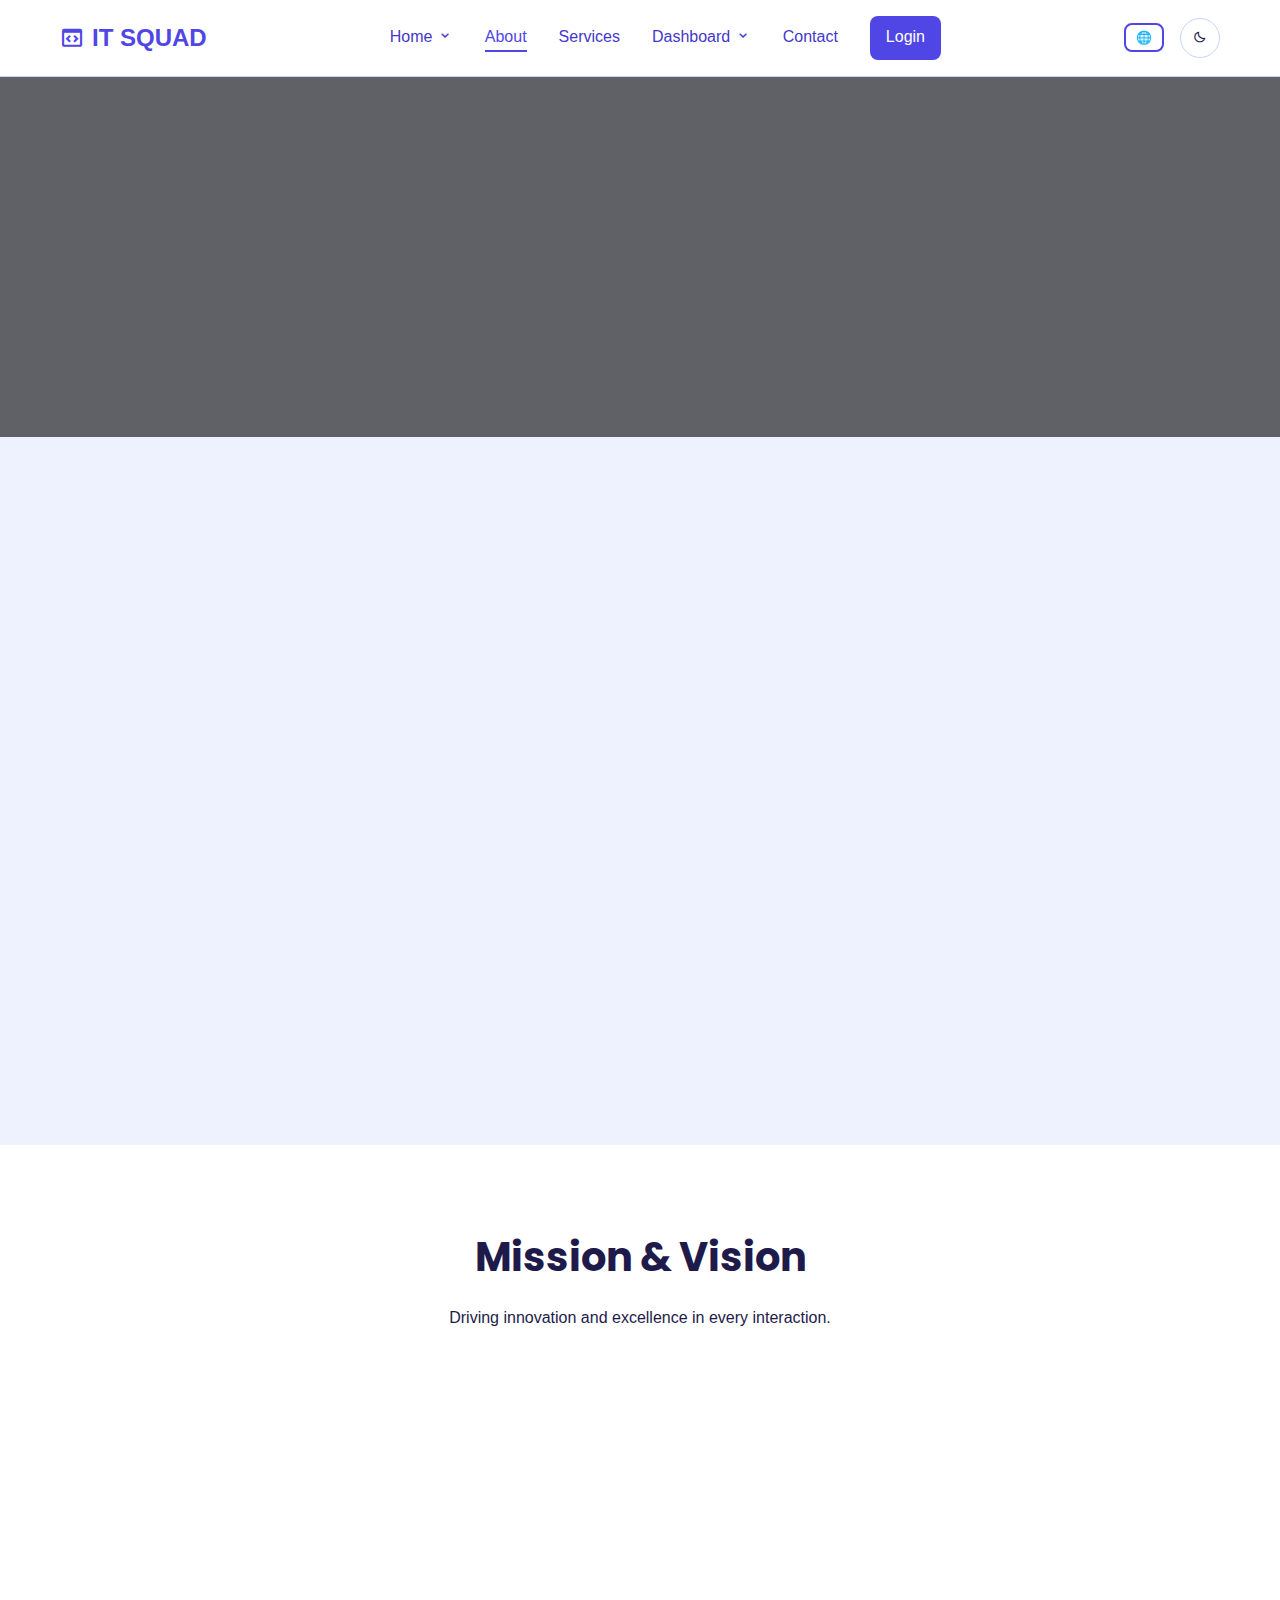
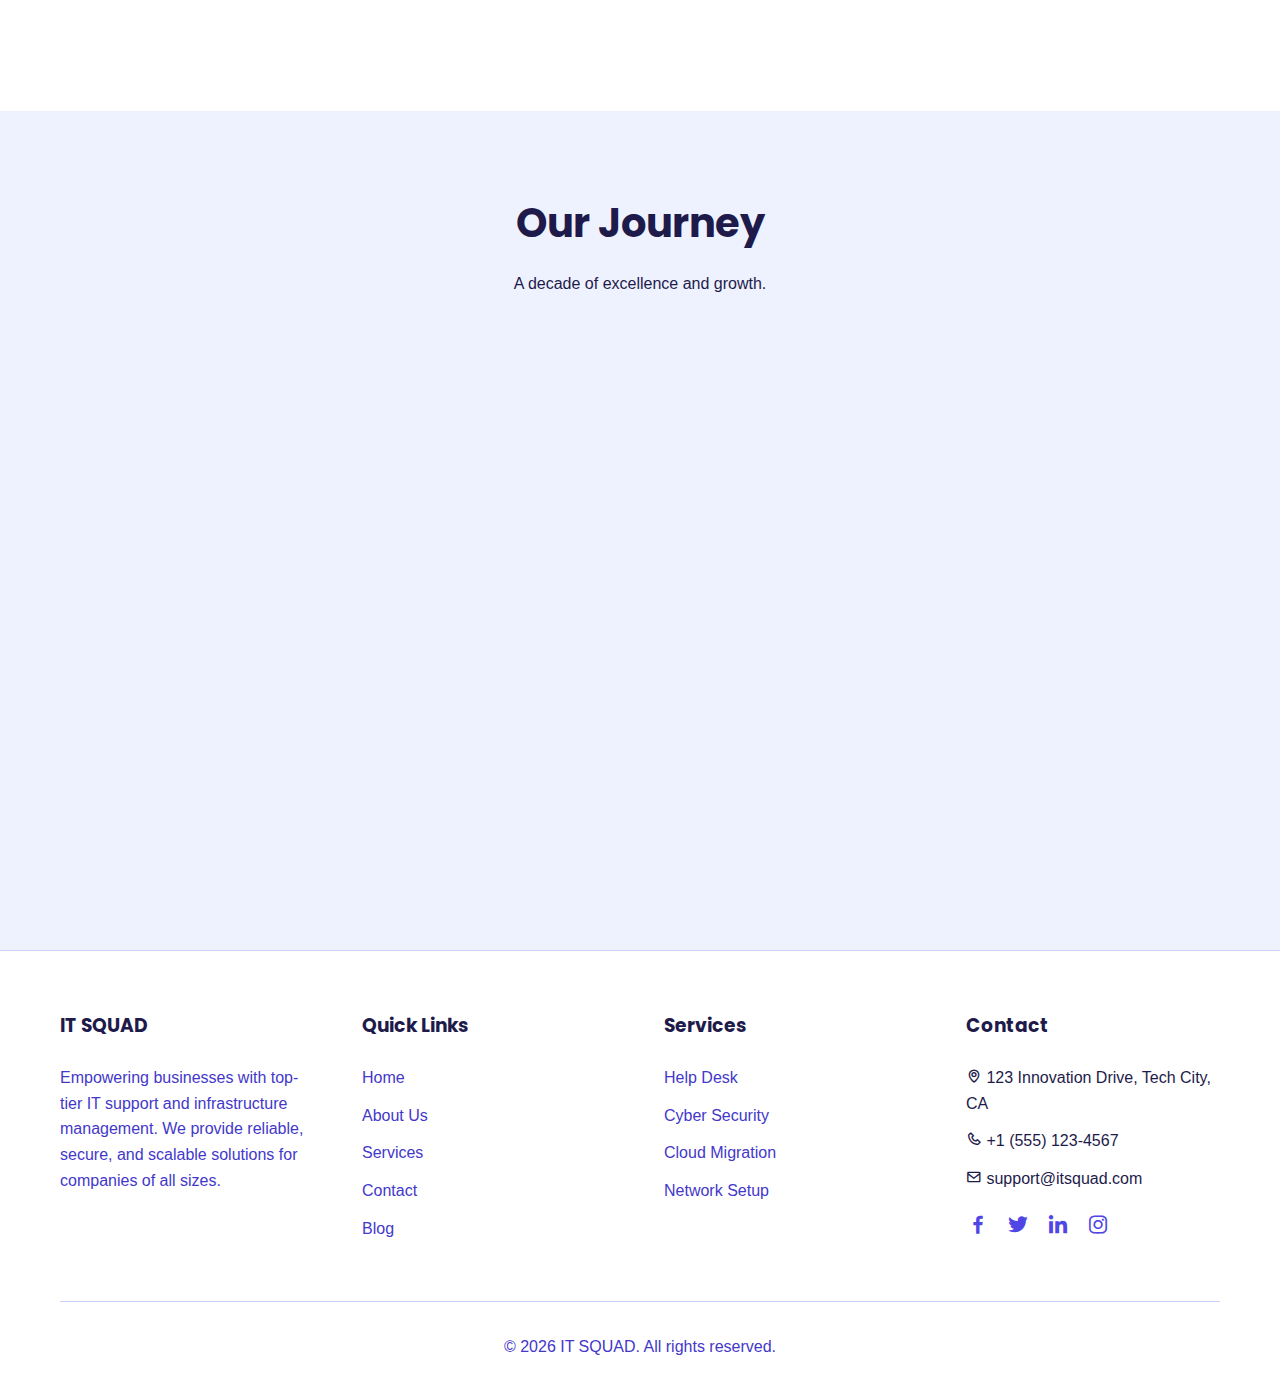
<file: about.html>
<!DOCTYPE html>
<html lang="en">

<head>
    <meta charset="UTF-8">
    <meta name="viewport" content="width=device-width, initial-scale=1.0">
    <title>About Us - IT SQUAD</title>
    <link rel="stylesheet" href="style.css">
    <link href='https://unpkg.com/boxicons@2.1.4/css/boxicons.min.css' rel='stylesheet'>
</head>

<body>
    <header>
        <div class="container flex justify-between items-center">
            <a href="index.html" class="logo"><i class='bx bx-code-block'></i> IT SQUAD</a>
            <nav>
                <ul class="nav-links">
                    <li class="dropdown">
                        <a href="#">Home <i class='bx bx-chevron-down'></i></a>
                        <div class="dropdown-content">
                            <a href="index.html">Home 1</a>
                            <a href="index2.html">Home 2</a>
                        </div>
                    </li>
                    <li><a href="about.html" class="active">About</a></li>
                    <li><a href="services.html">Services</a></li>

                    <li class="dropdown">
                        <a href="#">Dashboard <i class='bx bx-chevron-down'></i></a>
                        <div class="dropdown-content">
                            <a href="user-dashboard.html">User Dashboard</a>
                            <a href="admin-dashboard.html">Admin Dashboard</a>
                        </div>
                    </li>
                    <li><a href="contact.html">Contact</a></li>
                    <li><a href="login.html" class="btn btn-primary" style="padding: 8px 16px; color: white;">Login</a>
                    </li>
                </ul>
            </nav>
            <div class="controls">
                <button id="rtl-toggle" class="btn btn-outline"
                    style="padding: 5px 10px; font-size: 0.8rem;">🌐</button>
                <button id="theme-toggle" class="icon-btn"><i class='bx bx-moon'></i></button>
                <div id="menu-toggle" class="menu-toggle"><i class='bx bx-menu'></i></div>
            </div>
        </div>
    </header>

    <main>
        <section class="hero"
            style="min-height: 40vh; background: linear-gradient(rgba(0,0,0,0.6), rgba(0,0,0,0.6)), url('https://images.unsplash.com/photo-1522071820081-009f0129c71c?ixlib=rb-1.2.1&auto=format&fit=crop&w=1920&q=80'); background-size: cover; background-position: center;">
            <div class="container" style="text-align: center;">
                <div class="hero-content animate-fade-up" style="margin: 0 auto; color: white;">
                    <h1 style="color: white;">About Our Team</h1>
                    <p style="margin: 0 auto; color: #e2e8f0;">Dedicated to delivering the best IT support experience.
                    </p>
                </div>
            </div>
        </section>

        <section>
            <div class="container">
                <div class="flex gap-4 items-center animate-fade-up delay-200" style="flex-wrap: wrap;">
                    <div style="flex: 1; min-width: 300px;">
                        <img src="Assets/about.jpg" alt="Team meeting"
                            style="border-radius: 16px; box-shadow: var(--shadow);">
                    </div>
                    <div style="flex: 1; min-width: 300px;">
                        <h2>Who We Are</h2>
                        <p style="color: var(--text-muted); margin-bottom: 1rem;">Founded in 2015, IT SQUAD has grown
                            from a small detailed helpdesk to a full-service IT provider. We are passionate about
                            technology and even more passionate about people.</p>
                        <p style="color: var(--text-muted); margin-bottom: 2rem;">Our mission is to empower businesses
                            by removing technical hurdles. We believe technology should be an asset, not a liability. We
                            strive to provide proactive, not just reactive, support to keep your operations running
                            smoothly.</p>

                        <div class="grid" style="grid-template-columns: 1fr 1fr; gap: 1rem;">
                            <div class="card" style="padding: 1rem;">
                                <h3 style="color: var(--primary);">50+</h3>
                                <p style="font-size: 0.9rem;">Experts</p>
                            </div>
                            <div class="card" style="padding: 1rem;">
                                <h3 style="color: var(--primary);">10k+</h3>
                                <p style="font-size: 0.9rem;">Tickets Solved</p>
                            </div>
                        </div>
                    </div>
                </div>
            </div>
        </section>

        <!-- Our Mission & Vision -->
        <section style="background-color: var(--bg-card);">
            <div class="container">
                <div class="section-title">
                    <h2>Mission & Vision</h2>
                    <p>Driving innovation and excellence in every interaction.</p>
                </div>
                <div class="grid animate-fade-up"
                    style="grid-template-columns: repeat(auto-fit, minmax(300px, 1fr)); gap: 3rem;">
                    <div style="text-align: center;">
                        <div
                            style="width: 80px; height: 80px; background: rgba(79, 70, 229, 0.1); border-radius: 50%; display: flex; align-items: center; justify-content: center; margin: 0 auto 1.5rem; color: var(--primary); font-size: 2.5rem;">
                            <i class='bx bx-rocket'></i>
                        </div>
                        <h3>Our Mission</h3>
                        <p style="color: var(--text-muted); margin-top: 1rem;">To provide enterprise-level IT support
                            and solutions to businesses of all sizes, ensuring they have the technological foundation to
                            succeed in a digital world.</p>
                    </div>
                    <div style="text-align: center;">
                        <div
                            style="width: 80px; height: 80px; background: rgba(14, 165, 233, 0.1); border-radius: 50%; display: flex; align-items: center; justify-content: center; margin: 0 auto 1.5rem; color: var(--secondary); font-size: 2.5rem;">
                            <i class='bx bx-show'></i>
                        </div>
                        <h3>Our Vision</h3>
                        <p style="color: var(--text-muted); margin-top: 1rem;">To be the globally recognized partner of
                            choice for IT infrastructure and security, known for our reliability, innovation, and
                            customer-centric approach.</p>
                    </div>
                    <div style="text-align: center;">
                        <div
                            style="width: 80px; height: 80px; background: rgba(244, 63, 94, 0.1); border-radius: 50%; display: flex; align-items: center; justify-content: center; margin: 0 auto 1.5rem; color: var(--accent); font-size: 2.5rem;">
                            <i class='bx bx-heart'></i>
                        </div>
                        <h3>Our Values</h3>
                        <p style="color: var(--text-muted); margin-top: 1rem;">Integrity, Transparency, and Excellence.
                            We believe in building long-term relationships with our clients based on trust and mutual
                            success.</p>
                    </div>
                </div>
            </div>
        </section>

        <!-- Our History Timeline -->
        <section>
            <div class="container">
                <div class="section-title">
                    <h2>Our Journey</h2>
                    <p>A decade of excellence and growth.</p>
                </div>
                <div class="animate-fade-up"
                    style="max-width: 800px; margin: 0 auto; position: relative; border-left: 2px solid var(--border); padding-left: 2rem;">
                    <div style="margin-bottom: 3rem; position: relative;">
                        <div
                            style="position: absolute; left: -2.65rem; top: 0; width: 20px; height: 20px; background: var(--primary); border-radius: 50%; border: 4px solid var(--bg-body);">
                        </div>
                        <h3 style="color: var(--primary);">2024</h3>
                        <h4>Global Expansion</h4>
                        <p style="color: var(--text-muted); margin-top: 0.5rem;">Opened new offices in London and
                            Singapore to serve our growing international client base.</p>
                    </div>
                    <div style="margin-bottom: 3rem; position: relative;">
                        <div
                            style="position: absolute; left: -2.65rem; top: 0; width: 20px; height: 20px; background: var(--secondary); border-radius: 50%; border: 4px solid var(--bg-body);">
                        </div>
                        <h3 style="color: var(--secondary);">2020</h3>
                        <h4>Adapting to Remote Work</h4>
                        <p style="color: var(--text-muted); margin-top: 0.5rem;">Launched our specialized remote
                            workforce support package, helping 500+ companies transition seamlessly.</p>
                    </div>
                    <div style="margin-bottom: 3rem; position: relative;">
                        <div
                            style="position: absolute; left: -2.65rem; top: 0; width: 20px; height: 20px; background: var(--accent); border-radius: 50%; border: 4px solid var(--bg-body);">
                        </div>
                        <h3 style="color: var(--accent);">2018</h3>
                        <h4>Cloud Certification</h4>
                        <p style="color: var(--text-muted); margin-top: 0.5rem;">Achieved top-tier partner status with
                            major cloud providers, solidifying our cloud migration expertise.</p>
                    </div>
                    <div style="position: relative;">
                        <div
                            style="position: absolute; left: -2.65rem; top: 0; width: 20px; height: 20px; background: var(--text-muted); border-radius: 50%; border: 4px solid var(--bg-body);">
                        </div>
                        <h3 style="color: var(--text-muted);">2015</h3>
                        <h4>Inception</h4>
                        <p style="color: var(--text-muted); margin-top: 0.5rem;">Founded by a group of passionate IT
                            engineers in a small garage in Silicon Valley.</p>
                    </div>
                </div>
            </div>
        </section>
    </main>

    <footer>
        <div class="container">
            <div class="footer-grid">
                <div class="footer-col">
                    <h3>IT SQUAD</h3>
                    <p style="color: var(--text-muted);">Empowering businesses with top-tier IT support and
                        infrastructure management. We provide reliable, secure, and scalable solutions for companies of
                        all sizes.</p>
                </div>
                <div class="footer-col">
                    <h3>Quick Links</h3>
                    <ul>
                        <li><a href="index.html">Home</a></li>
                        <li><a href="about.html">About Us</a></li>
                        <li><a href="services.html">Services</a></li>
                        <li><a href="contact.html">Contact</a></li>
                        <li><a href="blog.html">Blog</a></li>
                    </ul>
                </div>
                <div class="footer-col">
                    <h3>Services</h3>
                    <ul>
                        <li><a href="service-details.html">Help Desk</a></li>
                        <li><a href="service-details.html">Cyber Security</a></li>
                        <li><a href="service-details.html">Cloud Migration</a></li>
                        <li><a href="service-details.html">Network Setup</a></li>
                    </ul>
                </div>
                <div class="footer-col">
                    <h3>Contact</h3>
                    <ul>
                        <li><i class='bx bx-map'></i> 123 Innovation Drive, Tech City, CA</li>
                        <li><i class='bx bx-phone'></i> +1 (555) 123-4567</li>
                        <li><i class='bx bx-envelope'></i> support@itsquad.com</li>
                    </ul>
                    <div style="margin-top: 1rem; display: flex; gap: 1rem;">
                        <a href="#" style="color: var(--primary); font-size: 1.5rem;"><i
                                class='bx bxl-facebook'></i></a>
                        <a href="#" style="color: var(--primary); font-size: 1.5rem;"><i class='bx bxl-twitter'></i></a>
                        <a href="#" style="color: var(--primary); font-size: 1.5rem;"><i
                                class='bx bxl-linkedin'></i></a>
                        <a href="#" style="color: var(--primary); font-size: 1.5rem;"><i
                                class='bx bxl-instagram'></i></a>
                    </div>
                </div>
            </div>
            <div class="copyright">
                <p>&copy; 2026 IT SQUAD. All rights reserved.</p>
            </div>
        </div>
    </footer>

    <script src="main.js"></script>
    <script src="rtltoggle.js"></script>
</body>

</html>
</file>
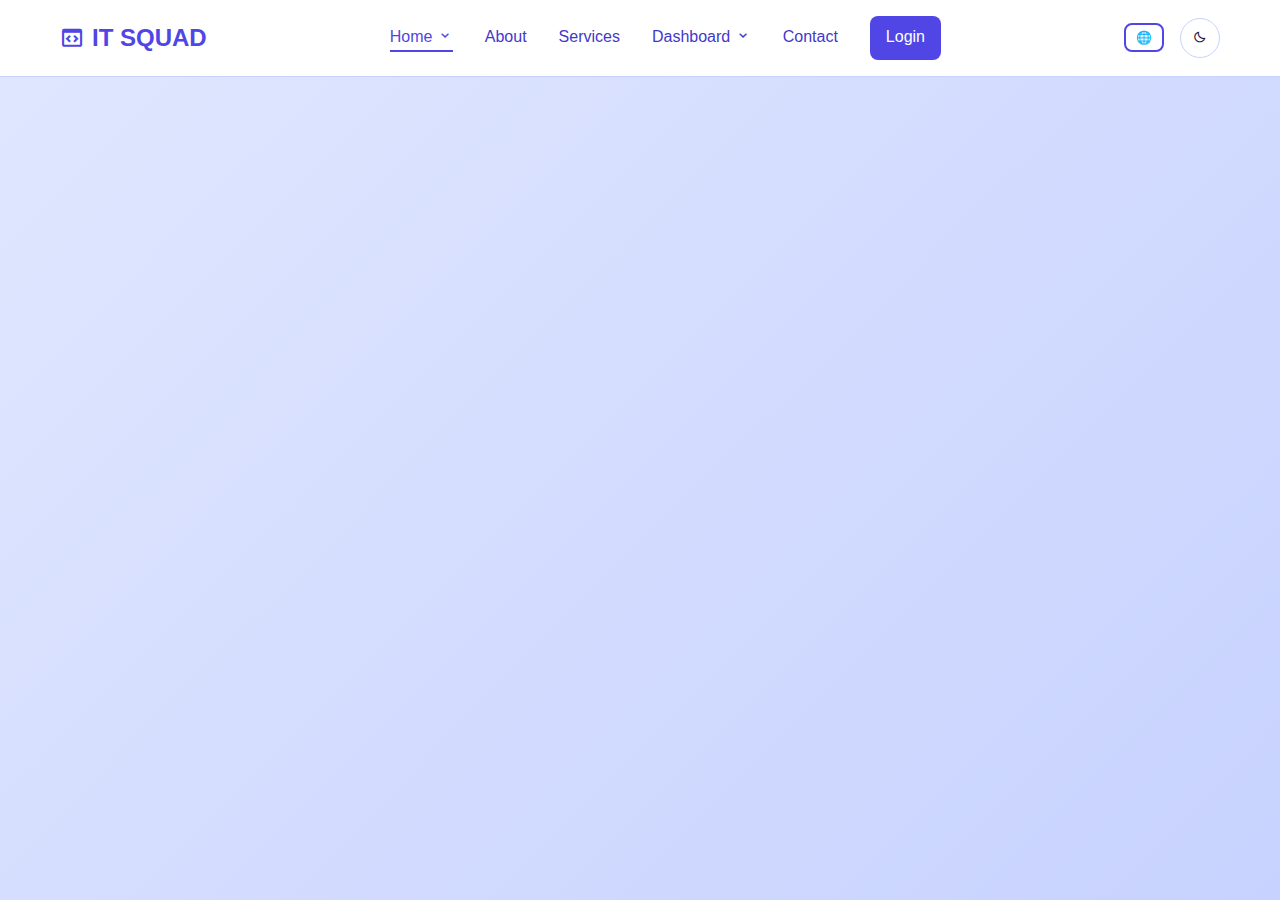
<file: coming-soon.html>
<!DOCTYPE html>
<html lang="en">

<head>
    <meta charset="UTF-8">
    <meta name="viewport" content="width=device-width, initial-scale=1.0">
    <title>Coming Soon - IT SQUAD</title>
    <link rel="stylesheet" href="style.css">
    <link href='https://unpkg.com/boxicons@2.1.4/css/boxicons.min.css' rel='stylesheet'>
</head>

<body style="min-height: 100vh; background: var(--gradient-hero); display: flex; flex-direction: column;">

    <header>
        <div class="container flex justify-between items-center">
            <a href="index.html" class="logo">
                <i class='bx bx-code-block'></i> IT SQUAD
            </a>
            <nav>
                <ul class="nav-links">
                    <li class="dropdown">
                        <a href="#" class="active">Home <i class='bx bx-chevron-down'></i></a>
                        <div class="dropdown-content">
                            <a href="index.html">Home 1</a>
                            <a href="index2.html">Home 2</a>
                        </div>
                    </li>
                    <li><a href="about.html">About</a></li>
                    <li><a href="services.html">Services</a></li>

                    <li class="dropdown">
                        <a href="#">Dashboard <i class='bx bx-chevron-down'></i></a>
                        <div class="dropdown-content">
                            <a href="user-dashboard.html">User Dashboard</a>
                            <a href="admin-dashboard.html">Admin Dashboard</a>
                        </div>
                    </li>
                    <li><a href="contact.html">Contact</a></li>
                    <li><a href="login.html" class="btn btn-primary" style="padding: 8px 16px; color: white;">Login</a>
                    </li>
                </ul>
            </nav>
            <div class="controls">
                <button id="rtl-toggle" class="btn btn-outline"
                    style="padding: 5px 10px; font-size: 0.8rem;">🌐</button>
                <button id="theme-toggle" class="icon-btn"><i class='bx bx-moon'></i></button>
                <div id="menu-toggle" class="menu-toggle"><i class='bx bx-menu'></i></div>
            </div>
        </div>
    </header>

    <main class="animate-fade-up"
        style="flex: 1; display: flex; flex-direction: column; align-items: center; justify-content: center; text-align: center; padding: 2rem;">
        <div style="font-size: 4rem; color: var(--primary); margin-bottom: 1rem;">
            <i class='bx bx-rocket'></i>
        </div>

        <h1 style="font-size: 3rem; margin-bottom: 1rem;">Coming Soon</h1>
        <p style="color: var(--text-muted); font-size: 1.2rem; max-width: 600px; margin-bottom: 3rem;">
            We are working hard to bring you something amazing. Stay tuned for updates!
        </p>

        <div style="display: flex; gap: 1rem; margin-bottom: 3rem;">
            <div class="card" style="padding: 1rem 2rem; min-width: 100px;">
                <div style="font-size: 2rem; font-weight: 700; color: var(--primary);">14</div>
                <div style="font-size: 0.8rem; color: var(--text-muted); text-transform: uppercase;">Days</div>
            </div>
            <div class="card" style="padding: 1rem 2rem; min-width: 100px;">
                <div style="font-size: 2rem; font-weight: 700; color: var(--primary);">08</div>
                <div style="font-size: 0.8rem; color: var(--text-muted); text-transform: uppercase;">Hours</div>
            </div>
            <div class="card" style="padding: 1rem 2rem; min-width: 100px;">
                <div style="font-size: 2rem; font-weight: 700; color: var(--primary);">45</div>
                <div style="font-size: 0.8rem; color: var(--text-muted); text-transform: uppercase;">Minutes</div>
            </div>
        </div>

        <form style="display: flex; gap: 0.5rem; width: 100%; max-width: 400px;">
            <input type="email" placeholder="Enter your email"
                style="flex: 1; padding: 12px; border: 1px solid var(--border); border-radius: 8px;">
            <button type="submit" class="btn btn-primary">Notify Me</button>
        </form>

        <a href="index.html"
            style="margin-top: 3rem; color: var(--text-muted); display: flex; align-items: center; gap: 0.5rem;">
            <i class='bx bx-left-arrow-alt'></i> Back to Home
        </a>
    </main>

</body>

</html>
</file>
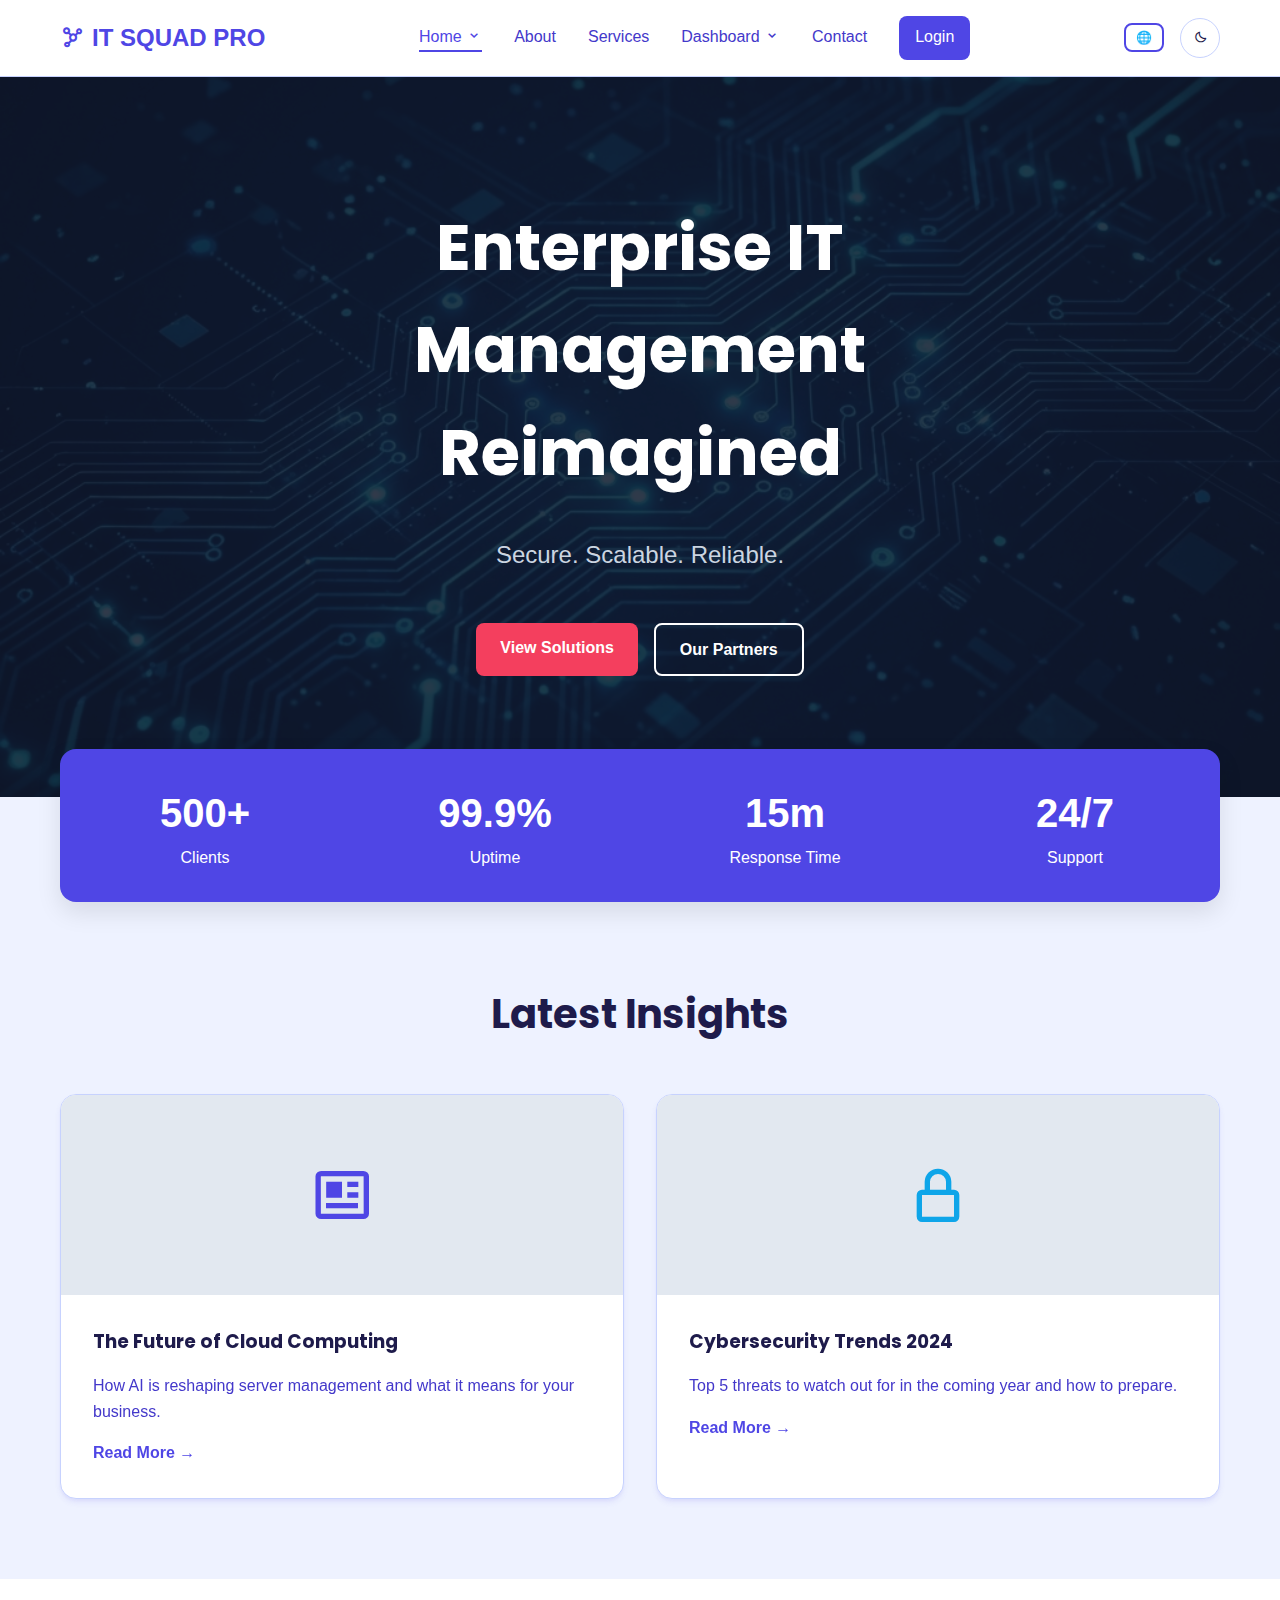
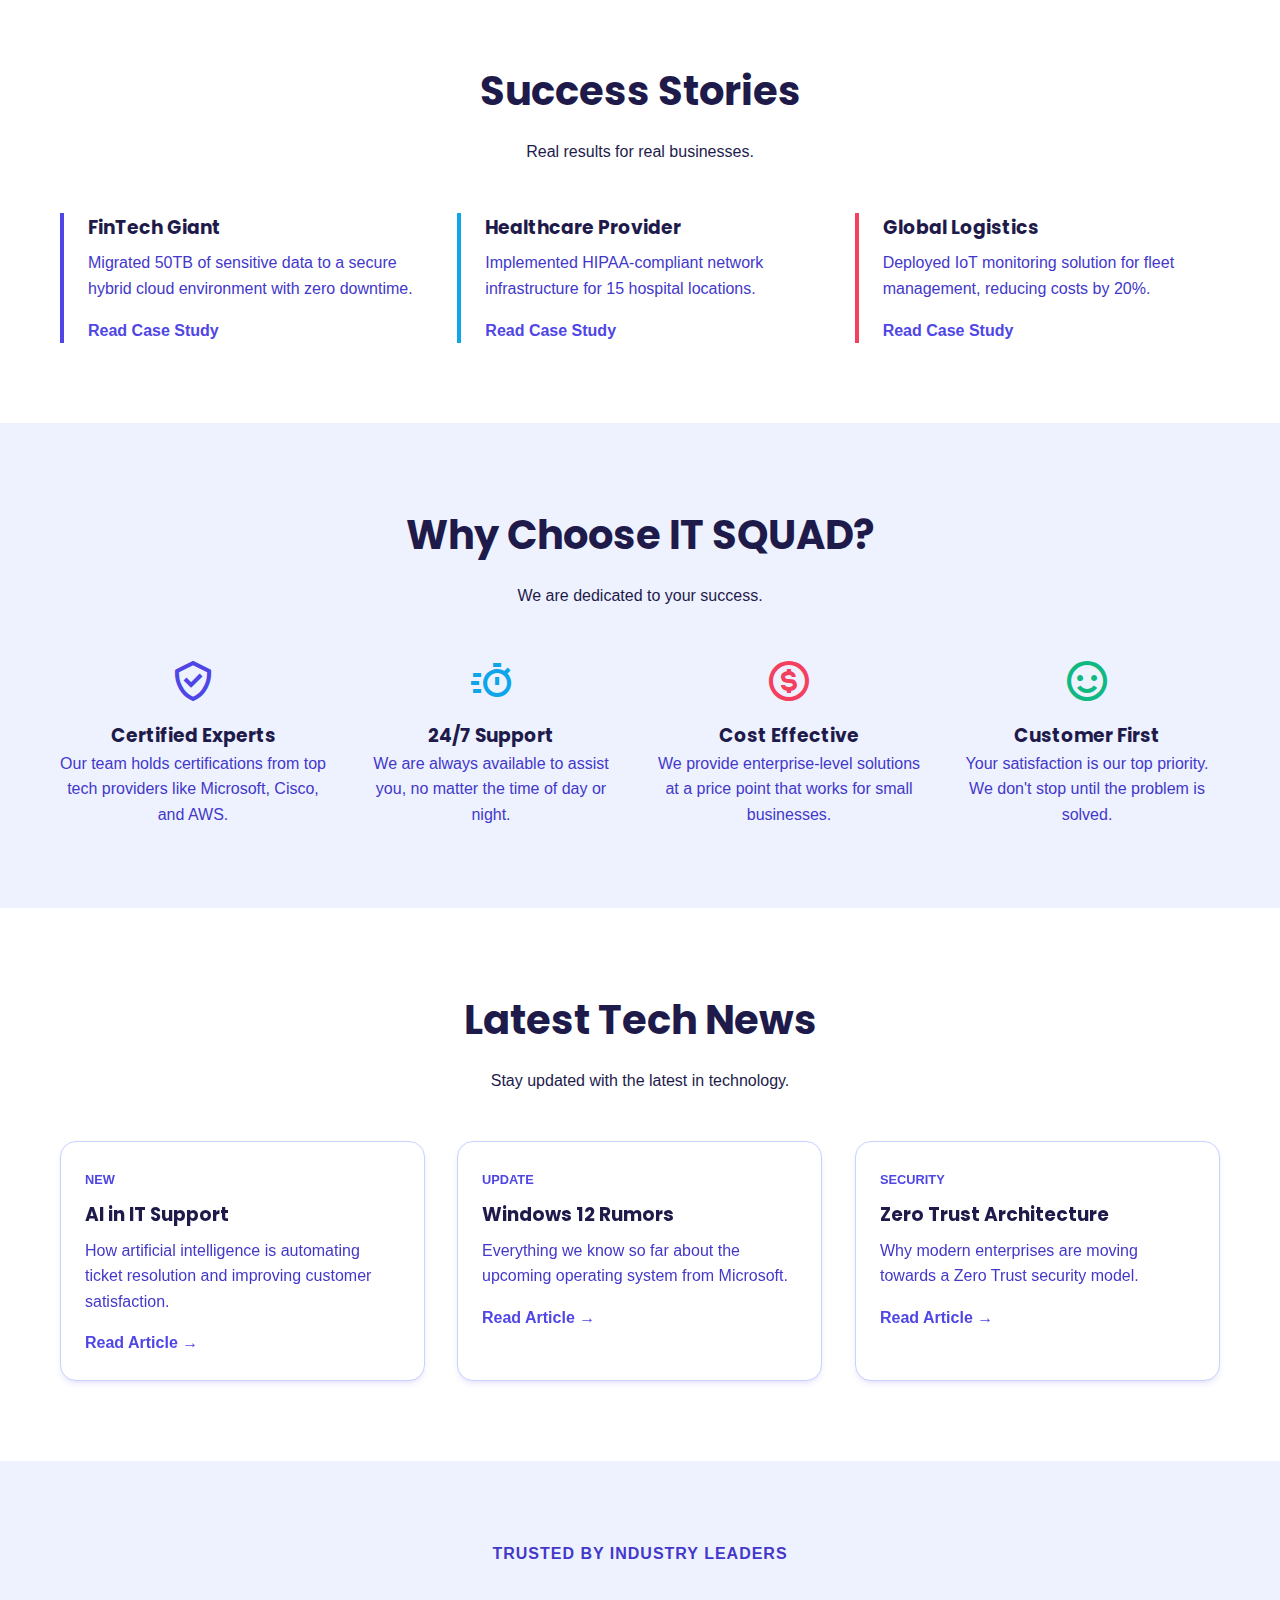
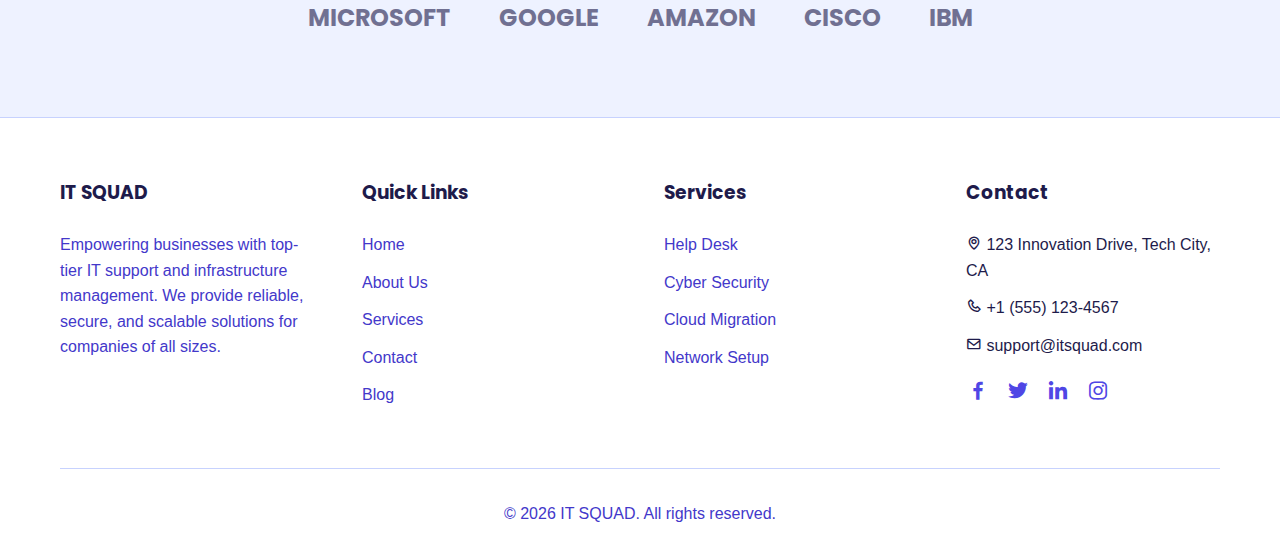
<file: index2.html>
<!DOCTYPE html>
<html lang="en">

<head>
    <meta charset="UTF-8">
    <meta name="viewport" content="width=device-width, initial-scale=1.0">
    <title>IT SQUAD - Enterprise Solutions</title>
    <link rel="stylesheet" href="style.css">
    <link href='https://unpkg.com/boxicons@2.1.4/css/boxicons.min.css' rel='stylesheet'>
    <style>
        /* Specific overrides for Home 2 Theme */
        .home2-hero {
            background-image: url('Assets/bg.jpg');
            background-size: cover;
            background-position: center;
            position: relative;
            color: white;
            text-align: center;
            display: flex;
            align-items: center;
            justify-content: center;
            flex-direction: column;
        }

        .home2-overlay {
            position: absolute;
            top: 0;
            left: 0;
            width: 100%;
            height: 100%;
            background: rgba(15, 23, 42, 0.85);
            z-index: 1;
        }

        .home2-content {
            position: relative;
            z-index: 2;
            max-width: 800px;
        }

        .home2-content h1 {
            color: white;
            font-size: 4rem;
            margin-bottom: 2rem;
            background: none;
            -webkit-text-fill-color: initial;
        }

        .stats-bar {
            background: var(--primary);
            color: white;
            padding: 2rem 0;
            margin-top: -3rem;
            position: relative;
            z-index: 10;
            border-radius: 1rem;
            box-shadow: 0 10px 25px rgba(0, 0, 0, 0.1);
        }

        .stat-item {
            text-align: center;
        }

        .stat-number {
            font-size: 2.5rem;
            font-weight: 700;
        }
    </style>
</head>

<body>

    <header>
        <div class="container flex justify-between items-center">
            <a href="index.html" class="logo">
                <i class='bx bx-network-chart'></i> IT SQUAD PRO
            </a>
            <nav>
                <ul class="nav-links">
                    <li class="dropdown">
                        <a href="#" class="active">Home <i class='bx bx-chevron-down'></i></a>
                        <div class="dropdown-content">
                            <a href="index.html">Home 1</a>
                            <a href="index2.html">Home 2</a>
                        </div>
                    </li>
                    <li><a href="about.html">About</a></li>
                    <li><a href="services.html">Services</a></li>

                    <li class="dropdown">
                        <a href="#">Dashboard <i class='bx bx-chevron-down'></i></a>
                        <div class="dropdown-content">
                            <a href="user-dashboard.html">User Dashboard</a>
                            <a href="admin-dashboard.html">Admin Dashboard</a>
                        </div>
                    </li>
                    <li><a href="contact.html">Contact</a></li>
                    <li><a href="login.html" class="btn btn-primary" style="padding: 8px 16px; color: white;">Login</a>
                    </li>
                </ul>
            </nav>
            <div class="controls">
                <button id="-toggle" class="btn btn-outline" style="padding: 5px 10px; font-size: 0.8rem;">🌐</button>
                <button id="theme-toggle" class="icon-btn"><i class='bx bx-moon'></i></button>
                <div id="menu-toggle" class="menu-toggle"><i class='bx bx-menu'></i></div>
            </div>
        </div>
    </header>

    <main>
        <!-- Home 2 Hero -->
        <section class="hero home2-hero">
            <div class="home2-overlay"></div>
            <div class="container home2-content">
                <h1>Enterprise IT Management Reimagined</h1>
                <p style="font-size: 1.5rem; color: #cbd5e1; margin-bottom: 3rem;">Secure. Scalable. Reliable.</p>
                <div class="flex justify-center gap-1">
                    <a href="#" class="btn btn-primary" style="background: var(--accent); border: none;">View
                        Solutions</a>
                    <a href="#" class="btn btn-outline" style="color: white; border-color: white;">Our Partners</a>
                </div>
            </div>
        </section>

        <!-- Stats Bar -->
        <div class="container">
            <div class="stats-bar grid" style="grid-template-columns: repeat(4, 1fr);">
                <div class="stat-item">
                    <div class="stat-number">500+</div>
                    <div>Clients</div>
                </div>
                <div class="stat-item">
                    <div class="stat-number">99.9%</div>
                    <div>Uptime</div>
                </div>
                <div class="stat-item">
                    <div class="stat-number">15m</div>
                    <div>Response Time</div>
                </div>
                <div class="stat-item">
                    <div class="stat-number">24/7</div>
                    <div>Support</div>
                </div>
            </div>
        </div>

        <!-- Latest News / Minimal Grid -->
        <section>
            <div class="container">
                <div class="section-title">
                    <h2>Latest Insights</h2>
                </div>
                <div class="grid" style="grid-template-columns: repeat(auto-fit, minmax(350px, 1fr)); gap: 2rem;">
                    <div class="card" style="padding: 0; overflow: hidden;">
                        <div
                            style="height: 200px; background: #e2e8f0; display: flex; align-items: center; justify-content: center;">
                            <i class='bx bx-news' style="font-size: 4rem; color: var(--primary);"></i>
                        </div>
                        <div style="padding: 2rem;">
                            <h3>The Future of Cloud Computing</h3>
                            <p style="color: var(--text-muted); margin: 1rem 0;">How AI is reshaping server management
                                and what it means for your business.</p>
                            <a href="#" style="color: var(--primary); font-weight: 600;">Read More &rarr;</a>
                        </div>
                    </div>
                    <div class="card" style="padding: 0; overflow: hidden;">
                        <div
                            style="height: 200px; background: #e2e8f0; display: flex; align-items: center; justify-content: center;">
                            <i class='bx bx-lock-alt' style="font-size: 4rem; color: var(--secondary);"></i>
                        </div>
                        <div style="padding: 2rem;">
                            <h3>Cybersecurity Trends 2024</h3>
                            <p style="color: var(--text-muted); margin: 1rem 0;">Top 5 threats to watch out for in the
                                coming year and how to prepare.</p>
                            <a href="#" style="color: var(--primary); font-weight: 600;">Read More &rarr;</a>
                        </div>
                    </div>
                </div>
            </div>
        </section>

        <!-- Case Studies -->
        <section style="background-color: var(--bg-card);">
            <div class="container">
                <div class="section-title">
                    <h2>Success Stories</h2>
                    <p>Real results for real businesses.</p>
                </div>
                <div class="grid" style="grid-template-columns: repeat(auto-fit, minmax(300px, 1fr)); gap: 2rem;">
                    <div style="border-left: 4px solid var(--primary); padding-left: 1.5rem;">
                        <h3 style="margin-bottom: 0.5rem;">FinTech Giant</h3>
                        <p style="color: var(--text-muted); margin-bottom: 1rem;">Migrated 50TB of sensitive data to a
                            secure hybrid cloud environment with zero downtime.</p>
                        <a href="#" style="color: var(--primary); font-weight: 600;">Read Case Study</a>
                    </div>
                    <div style="border-left: 4px solid var(--secondary); padding-left: 1.5rem;">
                        <h3 style="margin-bottom: 0.5rem;">Healthcare Provider</h3>
                        <p style="color: var(--text-muted); margin-bottom: 1rem;">Implemented HIPAA-compliant network
                            infrastructure for 15 hospital locations.</p>
                        <a href="#" style="color: var(--primary); font-weight: 600;">Read Case Study</a>
                    </div>
                    <div style="border-left: 4px solid var(--accent); padding-left: 1.5rem;">
                        <h3 style="margin-bottom: 0.5rem;">Global Logistics</h3>
                        <p style="color: var(--text-muted); margin-bottom: 1rem;">Deployed IoT monitoring solution for
                            fleet management, reducing costs by 20%.</p>
                        <a href="#" style="color: var(--primary); font-weight: 600;">Read Case Study</a>
                    </div>
                </div>
            </div>
        </section>

        <!-- Why Choose Us -->
        <section>
            <div class="container">
                <div class="section-title">
                    <h2>Why Choose IT SQUAD?</h2>
                    <p>We are dedicated to your success.</p>
                </div>
                <div class="grid" style="grid-template-columns: repeat(auto-fit, minmax(250px, 1fr)); gap: 2rem;">
                    <div style="text-align: center;">
                        <i class='bx bx-check-shield'
                            style="font-size: 3rem; color: var(--primary); margin-bottom: 1rem;"></i>
                        <h3>Certified Experts</h3>
                        <p style="color: var(--text-muted);">Our team holds certifications from top tech providers like
                            Microsoft, Cisco, and AWS.</p>
                    </div>
                    <div style="text-align: center;">
                        <i class='bx bx-timer'
                            style="font-size: 3rem; color: var(--secondary); margin-bottom: 1rem;"></i>
                        <h3>24/7 Support</h3>
                        <p style="color: var(--text-muted);">We are always available to assist you, no matter the time
                            of day or night.</p>
                    </div>
                    <div style="text-align: center;">
                        <i class='bx bx-dollar-circle'
                            style="font-size: 3rem; color: var(--accent); margin-bottom: 1rem;"></i>
                        <h3>Cost Effective</h3>
                        <p style="color: var(--text-muted);">We provide enterprise-level solutions at a price point that
                            works for small businesses.</p>
                    </div>
                    <div style="text-align: center;">
                        <i class='bx bx-smile' style="font-size: 3rem; color: #10b981; margin-bottom: 1rem;"></i>
                        <h3>Customer First</h3>
                        <p style="color: var(--text-muted);">Your satisfaction is our top priority. We don't stop until
                            the problem is solved.</p>
                    </div>
                </div>
            </div>
        </section>

        <!-- Latest Tech News -->
        <section style="background-color: var(--bg-card);">
            <div class="container">
                <div class="section-title">
                    <h2>Latest Tech News</h2>
                    <p>Stay updated with the latest in technology.</p>
                </div>
                <div class="grid" style="grid-template-columns: repeat(auto-fit, minmax(300px, 1fr)); gap: 2rem;">
                    <div class="card" style="padding: 1.5rem;">
                        <span style="color: var(--primary); font-size: 0.8rem; font-weight: 700;">NEW</span>
                        <h3 style="margin: 0.5rem 0;">AI in IT Support</h3>
                        <p style="color: var(--text-muted);">How artificial intelligence is automating ticket resolution
                            and improving customer satisfaction.</p>
                        <a href="#"
                            style="color: var(--primary); font-weight: 600; display: inline-block; margin-top: 1rem;">Read
                            Article &rarr;</a>
                    </div>
                    <div class="card" style="padding: 1.5rem;">
                        <span style="color: var(--primary); font-size: 0.8rem; font-weight: 700;">UPDATE</span>
                        <h3 style="margin: 0.5rem 0;">Windows 12 Rumors</h3>
                        <p style="color: var(--text-muted);">Everything we know so far about the upcoming operating
                            system from Microsoft.</p>
                        <a href="#"
                            style="color: var(--primary); font-weight: 600; display: inline-block; margin-top: 1rem;">Read
                            Article &rarr;</a>
                    </div>
                    <div class="card" style="padding: 1.5rem;">
                        <span style="color: var(--primary); font-size: 0.8rem; font-weight: 700;">SECURITY</span>
                        <h3 style="margin: 0.5rem 0;">Zero Trust Architecture</h3>
                        <p style="color: var(--text-muted);">Why modern enterprises are moving towards a Zero Trust
                            security model.</p>
                        <a href="#"
                            style="color: var(--primary); font-weight: 600; display: inline-block; margin-top: 1rem;">Read
                            Article &rarr;</a>
                    </div>
                </div>
            </div>
        </section>

        <!-- Trusted Partners -->
        <section>
            <div class="container" style="text-align: center;">
                <p style="color: var(--text-muted); font-weight: 600; letter-spacing: 1px; margin-bottom: 2rem;">TRUSTED
                    BY INDUSTRY LEADERS</p>
                <div class="flex justify-center" style="gap: 3rem; flex-wrap: wrap; opacity: 0.6;">
                    <h2 style="color: var(--text-main);">MICROSOFT</h2>
                    <h2 style="color: var(--text-main);">GOOGLE</h2>
                    <h2 style="color: var(--text-main);">AMAZON</h2>
                    <h2 style="color: var(--text-main);">CISCO</h2>
                    <h2 style="color: var(--text-main);">IBM</h2>
                </div>
            </div>
        </section>
    </main>

    <footer>
        <div class="container">
            <div class="footer-grid">
                <div class="footer-col">
                    <h3>IT SQUAD</h3>
                    <p style="color: var(--text-muted);">Empowering businesses with top-tier IT support and
                        infrastructure management. We provide reliable, secure, and scalable solutions for companies of
                        all sizes.</p>
                </div>
                <div class="footer-col">
                    <h3>Quick Links</h3>
                    <ul>
                        <li><a href="index.html">Home</a></li>
                        <li><a href="about.html">About Us</a></li>
                        <li><a href="services.html">Services</a></li>
                        <li><a href="contact.html">Contact</a></li>
                        <li><a href="blog.html">Blog</a></li>
                    </ul>
                </div>
                <div class="footer-col">
                    <h3>Services</h3>
                    <ul>
                        <li><a href="service-details.html">Help Desk</a></li>
                        <li><a href="service-details.html">Cyber Security</a></li>
                        <li><a href="service-details.html">Cloud Migration</a></li>
                        <li><a href="service-details.html">Network Setup</a></li>
                    </ul>
                </div>
                <div class="footer-col">
                    <h3>Contact</h3>
                    <ul>
                        <li><i class='bx bx-map'></i> 123 Innovation Drive, Tech City, CA</li>
                        <li><i class='bx bx-phone'></i> +1 (555) 123-4567</li>
                        <li><i class='bx bx-envelope'></i> support@itsquad.com</li>
                    </ul>
                    <div style="margin-top: 1rem; display: flex; gap: 1rem;">
                        <a href="#" style="color: var(--primary); font-size: 1.5rem;"><i
                                class='bx bxl-facebook'></i></a>
                        <a href="#" style="color: var(--primary); font-size: 1.5rem;"><i class='bx bxl-twitter'></i></a>
                        <a href="#" style="color: var(--primary); font-size: 1.5rem;"><i
                                class='bx bxl-linkedin'></i></a>
                        <a href="#" style="color: var(--primary); font-size: 1.5rem;"><i
                                class='bx bxl-instagram'></i></a>
                    </div>
                </div>
            </div>
            <div class="copyright">
                <p>&copy; 2026 IT SQUAD. All rights reserved.</p>
            </div>
        </div>
    </footer>

    <script src="main.js"></script>
    <script src="rtltoggle.js"></script>
</body>

</html>
</file>
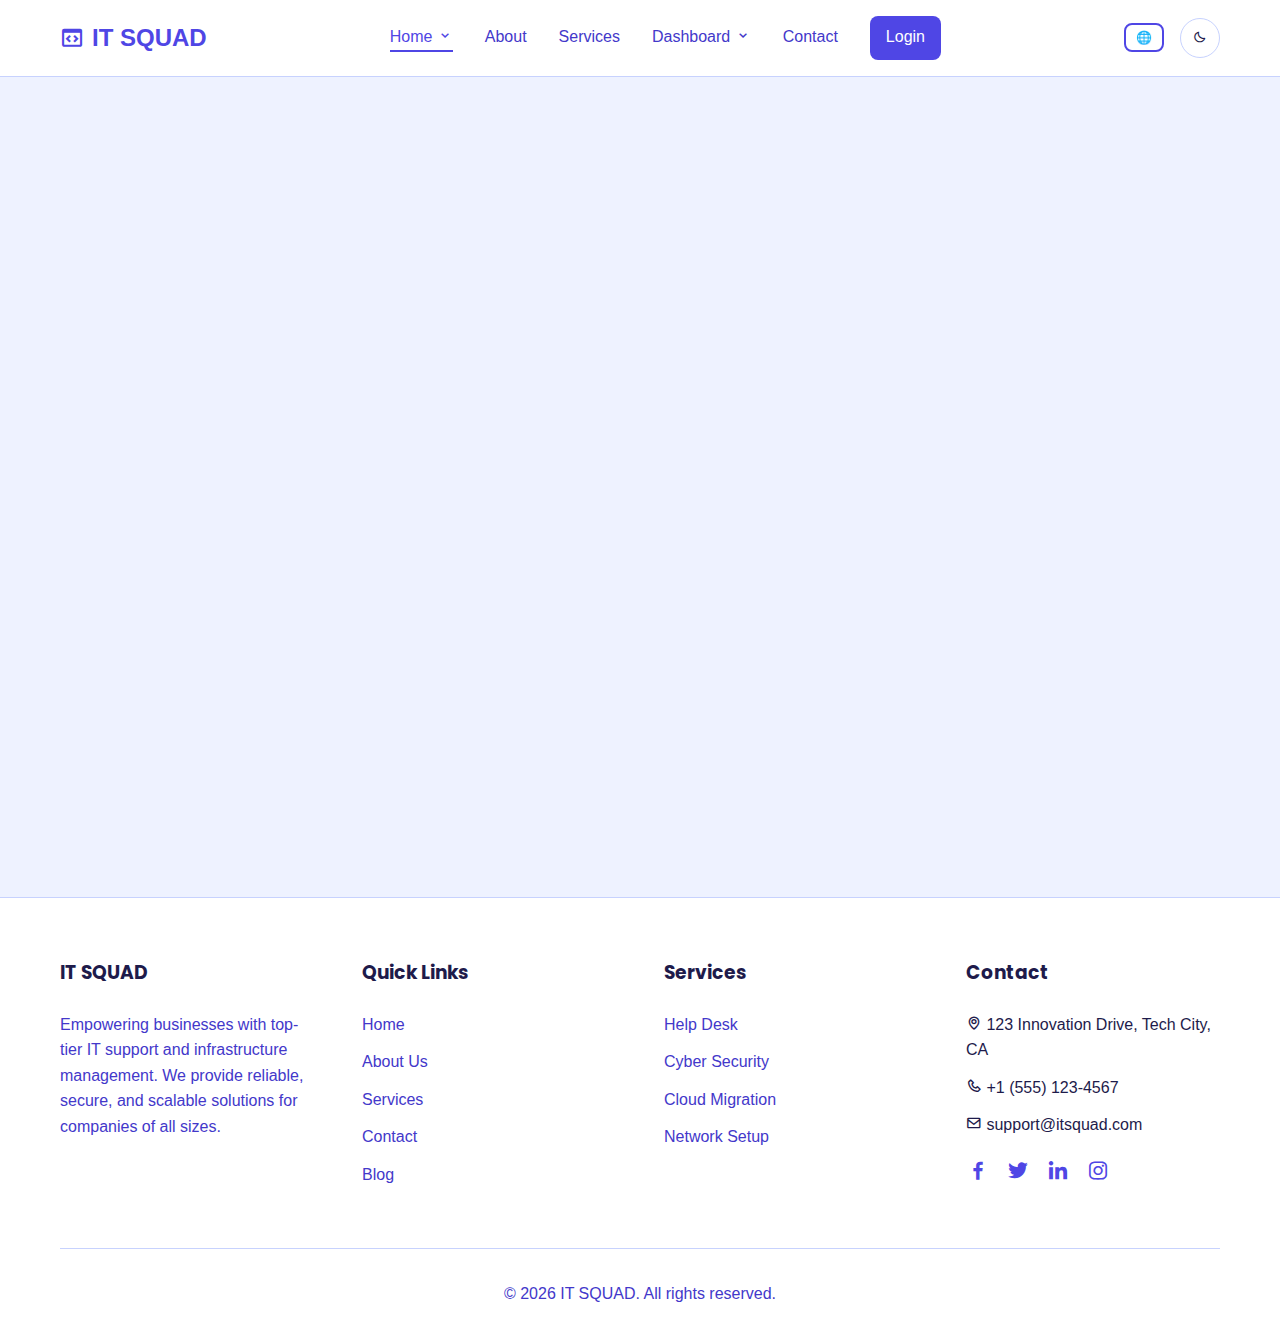
<file: login.html>
<!DOCTYPE html>
<html lang="en">

<head>
    <meta charset="UTF-8">
    <meta name="viewport" content="width=device-width, initial-scale=1.0">
    <title>Login - IT SQUAD</title>
    <link rel="stylesheet" href="style.css">
    <link href='https://unpkg.com/boxicons@2.1.4/css/boxicons.min.css' rel='stylesheet'>
    <style>
        @media (min-width: 768px) {
            .hidden-mobile {
                display: block !important;
            }
        }
    </style>
</head>

<body>
    <header>
        <div class="container flex justify-between items-center">
            <a href="index.html" class="logo">
                <i class='bx bx-code-block'></i> IT SQUAD
            </a>
            <nav>
                <ul class="nav-links">
                    <li class="dropdown">
                        <a href="#" class="active">Home <i class='bx bx-chevron-down'></i></a>
                        <div class="dropdown-content">
                            <a href="index.html">Home 1</a>
                            <a href="index2.html">Home 2</a>
                        </div>
                    </li>
                    <li><a href="about.html">About</a></li>
                    <li><a href="services.html">Services</a></li>

                    <li class="dropdown">
                        <a href="#">Dashboard <i class='bx bx-chevron-down'></i></a>
                        <div class="dropdown-content">
                            <a href="user-dashboard.html">User Dashboard</a>
                            <a href="admin-dashboard.html">Admin Dashboard</a>
                        </div>
                    </li>
                    <li><a href="contact.html">Contact</a></li>
                    <li><a href="login.html" class="btn btn-primary" style="padding: 8px 16px; color: white;">Login</a>
                    </li>
                </ul>
            </nav>
            <div class="controls">
                <button id="rtl-toggle" class="btn btn-outline"
                    style="padding: 5px 10px; font-size: 0.8rem;">🌐</button>
                <button id="theme-toggle" class="icon-btn"><i class='bx bx-moon'></i></button>
                <div id="menu-toggle" class="menu-toggle"><i class='bx bx-menu'></i></div>
            </div>
        </div>
    </header>

    <div class="login-wrapper animate-fade-in"
        style="min-height: calc(100vh - 80px); display: flex; align-items: center; padding: 2rem 0;">
        <div class="container">
            <div class="grid"
                style="grid-template-columns: repeat(auto-fit, minmax(400px, 1fr)); gap: 4rem; align-items: center; background: var(--bg-card); border-radius: 20px; box-shadow: var(--shadow); overflow: hidden; border: 1px solid var(--border);">

                <!-- Left Content Side -->
                <div
                    style="padding: 3rem; background: linear-gradient(135deg, rgba(79, 70, 229, 0.1) 0%, rgba(14, 165, 233, 0.1) 100%); height: 100%; display: flex; flex-direction: column; justify-content: center;">
                    <div style="margin-bottom: 2rem;">
                        <img src="Assets/hero.jpg" alt="Login Graphic"
                            style="border-radius: 12px; box-shadow: var(--shadow); margin-bottom: 2rem; width: 100%; object-fit: cover; height: 250px;">
                        <h2 style="font-size: 2rem; margin-bottom: 1rem;">Welcome Back!</h2>
                        <p style="color: var(--text-muted); font-size: 1.1rem; line-height: 1.6;">
                            Access your dashboard to manage tickets, view reports, and monitor your system status in
                            real-time.
                        </p>
                    </div>

                    <div class="flex gap-2" style="flex-direction: column;">
                        <div class="flex items-center gap-1">
                            <i class='bx bx-check-circle' style="color: var(--primary); font-size: 1.5rem;"></i>
                            <span style="font-weight: 500;">Secure 256-bit Encryption</span>
                        </div>
                        <div class="flex items-center gap-1">
                            <i class='bx bx-check-circle' style="color: var(--primary); font-size: 1.5rem;"></i>
                            <span style="font-weight: 500;">24/7 Support Access</span>
                        </div>
                        <div class="flex items-center gap-1">
                            <i class='bx bx-check-circle' style="color: var(--primary); font-size: 1.5rem;"></i>
                            <span style="font-weight: 500;">Real-time Monitoring</span>
                        </div>
                    </div>
                </div>

                <!-- Right Form Side -->
                <div style="padding: 3rem;">
                    <div style="text-align: center; margin-bottom: 2rem;">
                        <h2 style="font-size: 2rem;">Sign In</h2>
                        <p style="color: var(--text-muted);">Enter your credentials to continue</p>
                    </div>

                    <form action="user-dashboard.html">
                        <div class="form-group">
                            <label class="form-label">Email Address</label>
                            <div style="position: relative;">
                                <i class='bx bx-envelope'
                                    style="position: absolute; left: 15px; top: 50%; transform: translateY(-50%); color: var(--text-muted);"></i>
                                <input type="email" class="form-control" style="padding-left: 45px;"
                                    placeholder="name@company.com">
                            </div>
                        </div>

                        <div class="form-group">
                            <label class="form-label">Password</label>
                            <div style="position: relative;">
                                <i class='bx bx-lock-alt'
                                    style="position: absolute; left: 15px; top: 50%; transform: translateY(-50%); color: var(--text-muted);"></i>
                                <input type="password" class="form-control" style="padding-left: 45px;"
                                    placeholder="••••••••">
                            </div>
                        </div>

                        <div class="flex justify-between items-center" style="margin-bottom: 2rem; font-size: 0.9rem;">
                            <label class="flex items-center gap-1" style="cursor: pointer;">
                                <input type="checkbox" style="accent-color: var(--primary);"> Remember me
                            </label>
                            <a href="#" style="color: var(--primary); font-weight: 500;">Forgot Password?</a>
                        </div>

                        <button type="submit" class="btn btn-primary" style="width: 100%; margin-bottom: 1.5rem;">Sign
                            In</button>

                        <div style="text-align: center; font-size: 0.9rem; color: var(--text-muted);">
                            Don't have an account? <a href="register.html"
                                style="color: var(--primary); font-weight: 600;">Sign Up</a>
                        </div>
                    </form>
                </div>
            </div>
        </div>
    </div>

    <footer>
        <div class="container">
            <div class="footer-grid">
                <div class="footer-col">
                    <h3>IT SQUAD</h3>
                    <p style="color: var(--text-muted);">Empowering businesses with top-tier IT support and
                        infrastructure management. We provide reliable, secure, and scalable solutions for companies of
                        all sizes.</p>
                </div>
                <div class="footer-col">
                    <h3>Quick Links</h3>
                    <ul>
                        <li><a href="index.html">Home</a></li>
                        <li><a href="about.html">About Us</a></li>
                        <li><a href="services.html">Services</a></li>
                        <li><a href="contact.html">Contact</a></li>
                        <li><a href="blog.html">Blog</a></li>
                    </ul>
                </div>
                <div class="footer-col">
                    <h3>Services</h3>
                    <ul>
                        <li><a href="service-details.html">Help Desk</a></li>
                        <li><a href="service-details.html">Cyber Security</a></li>
                        <li><a href="service-details.html">Cloud Migration</a></li>
                        <li><a href="service-details.html">Network Setup</a></li>
                    </ul>
                </div>
                <div class="footer-col">
                    <h3>Contact</h3>
                    <ul>
                        <li><i class='bx bx-map'></i> 123 Innovation Drive, Tech City, CA</li>
                        <li><i class='bx bx-phone'></i> +1 (555) 123-4567</li>
                        <li><i class='bx bx-envelope'></i> support@itsquad.com</li>
                    </ul>
                    <div style="margin-top: 1rem; display: flex; gap: 1rem;">
                        <a href="#" style="color: var(--primary); font-size: 1.5rem;"><i
                                class='bx bxl-facebook'></i></a>
                        <a href="#" style="color: var(--primary); font-size: 1.5rem;"><i class='bx bxl-twitter'></i></a>
                        <a href="#" style="color: var(--primary); font-size: 1.5rem;"><i
                                class='bx bxl-linkedin'></i></a>
                        <a href="#" style="color: var(--primary); font-size: 1.5rem;"><i
                                class='bx bxl-instagram'></i></a>
                    </div>
                </div>
            </div>
            <div class="copyright">
                <p>&copy; 2026 IT SQUAD. All rights reserved.</p>
            </div>
        </div>
    </footer>

    <script src="main.js"></script>
    <script src="rtltoggle.js"></script>
</body>

</html>
</file>
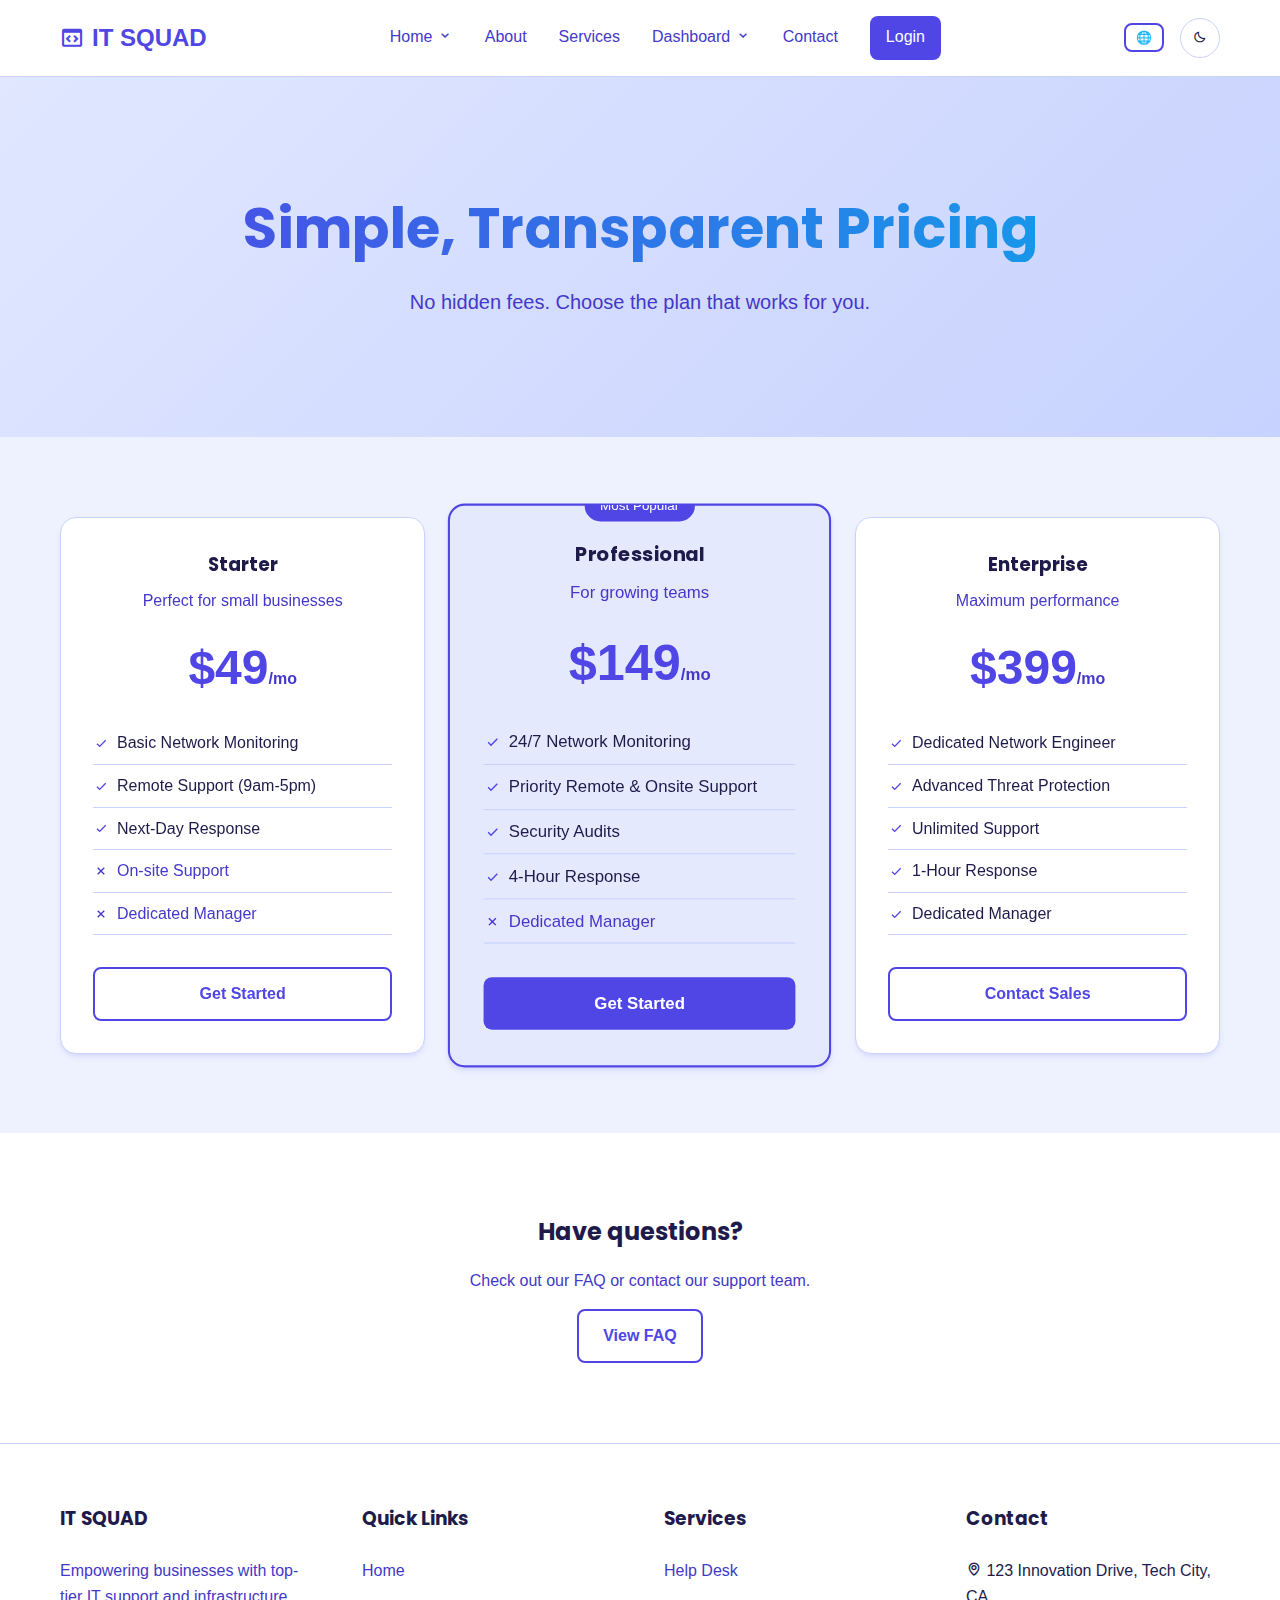
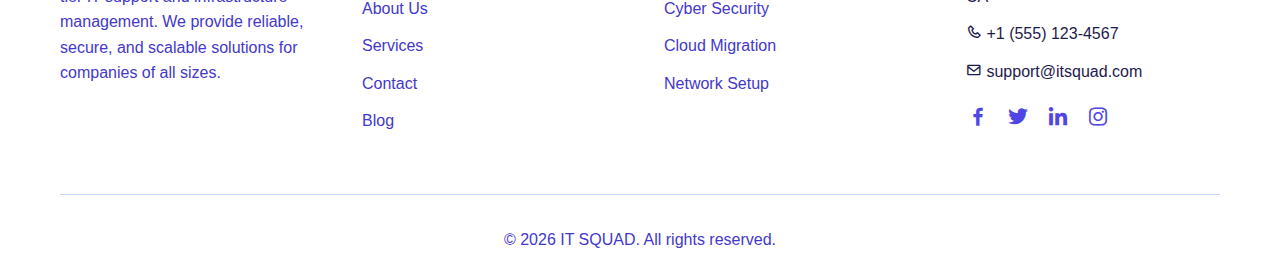
<file: pricing.html>
<!DOCTYPE html>
<html lang="en">

<head>
    <meta charset="UTF-8">
    <meta name="viewport" content="width=device-width, initial-scale=1.0">
    <title>Pricing - IT SQUAD</title>
    <link rel="stylesheet" href="style.css">
    <link href='https://unpkg.com/boxicons@2.1.4/css/boxicons.min.css' rel='stylesheet'>
</head>

<body>
    <header>
        <div class="container flex justify-between items-center">
            <a href="index.html" class="logo"><i class='bx bx-code-block'></i> IT SQUAD</a>
            <nav>
                <ul class="nav-links">
                    <li class="dropdown">
                        <a href="#">Home <i class='bx bx-chevron-down'></i></a>
                        <div class="dropdown-content">
                            <a href="index.html">Home 1</a>
                            <a href="index2.html">Home 2</a>
                        </div>
                    </li>
                    <li><a href="about.html">About</a></li>
                    <li><a href="services.html">Services</a></li>

                    <li class="dropdown">
                        <a href="#">Dashboard <i class='bx bx-chevron-down'></i></a>
                        <div class="dropdown-content">
                            <a href="user-dashboard.html">User Dashboard</a>
                            <a href="admin-dashboard.html">Admin Dashboard</a>
                        </div>
                    </li>
                    <li><a href="contact.html">Contact</a></li>
                    <li><a href="login.html" class="btn btn-primary" style="padding: 8px 16px; color: white;">Login</a>
                    </li>
                </ul>
            </nav>
            <div class="controls">
                <button id="rtl-toggle" class="btn btn-outline"
                    style="padding: 5px 10px; font-size: 0.8rem;">🌐RTL</button>
                <button id="theme-toggle" class="icon-btn"><i class='bx bx-moon'></i></button>
                <div id="menu-toggle" class="menu-toggle"><i class='bx bx-menu'></i></div>
            </div>
        </div>
    </header>

    <main>
        <section class="hero" style="min-height: 40vh;">
            <div class="container" style="text-align: center;">
                <div class="hero-content" style="margin: 0 auto;">
                    <h1>Simple, Transparent Pricing</h1>
                    <p style="margin: 0 auto;">No hidden fees. Choose the plan that works for you.</p>
                </div>
            </div>
        </section>

        <section>
            <div class="container">
                <div class="grid" style="grid-template-columns: repeat(auto-fit, minmax(300px, 1fr)); gap: 2rem;">
                    <!-- Basic -->
                    <div class="card pricing-card" style="text-align: center; border: 1px solid var(--border);">
                        <h3 style="margin-bottom: 0.5rem;">Starter</h3>
                        <p style="color: var(--text-muted); margin-bottom: 1rem;">Perfect for small businesses</p>
                        <div style="font-size: 3rem; font-weight: 700; color: var(--primary); margin-bottom: 1rem;">
                            $49<span style="font-size: 1rem; color: var(--text-muted);">/mo</span></div>
                        <ul style="text-align: left; margin-bottom: 2rem;">
                            <li
                                style="padding: 0.5rem 0; border-bottom: 1px solid var(--border); display: flex; align-items: center; gap: 0.5rem;">
                                <i class='bx bx-check' style="color: var(--primary);"></i> Basic Network Monitoring
                            </li>
                            <li
                                style="padding: 0.5rem 0; border-bottom: 1px solid var(--border); display: flex; align-items: center; gap: 0.5rem;">
                                <i class='bx bx-check' style="color: var(--primary);"></i> Remote Support (9am-5pm)
                            </li>
                            <li
                                style="padding: 0.5rem 0; border-bottom: 1px solid var(--border); display: flex; align-items: center; gap: 0.5rem;">
                                <i class='bx bx-check' style="color: var(--primary);"></i> Next-Day Response
                            </li>
                            <li
                                style="padding: 0.5rem 0; border-bottom: 1px solid var(--border); display: flex; align-items: center; gap: 0.5rem; color: var(--text-muted);">
                                <i class='bx bx-x' style="color: var(--text-muted);"></i> On-site Support
                            </li>
                            <li
                                style="padding: 0.5rem 0; border-bottom: 1px solid var(--border); display: flex; align-items: center; gap: 0.5rem; color: var(--text-muted);">
                                <i class='bx bx-x' style="color: var(--text-muted);"></i> Dedicated Manager
                            </li>
                        </ul>
                        <a href="#" class="btn btn-outline" style="width: 100%;">Get Started</a>
                    </div>
                    <!-- Pro -->
                    <div class="card pricing-card"
                        style="text-align: center; border: 2px solid var(--primary); transform: scale(1.05); position: relative; background: rgba(79, 70, 229, 0.05);">
                        <div
                            style="background: var(--primary); color: white; padding: 5px 15px; display: inline-block; border-radius: 20px; font-size: 0.8rem; margin-bottom: 1rem; position: absolute; top: -15px; left: 50%; transform: translateX(-50%);">
                            Most Popular</div>
                        <h3 style="margin-bottom: 0.5rem;">Professional</h3>
                        <p style="color: var(--text-muted); margin-bottom: 1rem;">For growing teams</p>
                        <div style="font-size: 3rem; font-weight: 700; color: var(--primary); margin-bottom: 1rem;">
                            $149<span style="font-size: 1rem; color: var(--text-muted);">/mo</span></div>
                        <ul style="text-align: left; margin-bottom: 2rem;">
                            <li
                                style="padding: 0.5rem 0; border-bottom: 1px solid var(--border); display: flex; align-items: center; gap: 0.5rem;">
                                <i class='bx bx-check' style="color: var(--primary);"></i> 24/7 Network Monitoring
                            </li>
                            <li
                                style="padding: 0.5rem 0; border-bottom: 1px solid var(--border); display: flex; align-items: center; gap: 0.5rem;">
                                <i class='bx bx-check' style="color: var(--primary);"></i> Priority Remote & Onsite
                                Support
                            </li>
                            <li
                                style="padding: 0.5rem 0; border-bottom: 1px solid var(--border); display: flex; align-items: center; gap: 0.5rem;">
                                <i class='bx bx-check' style="color: var(--primary);"></i> Security Audits
                            </li>
                            <li
                                style="padding: 0.5rem 0; border-bottom: 1px solid var(--border); display: flex; align-items: center; gap: 0.5rem;">
                                <i class='bx bx-check' style="color: var(--primary);"></i> 4-Hour Response
                            </li>
                            <li
                                style="padding: 0.5rem 0; border-bottom: 1px solid var(--border); display: flex; align-items: center; gap: 0.5rem; color: var(--text-muted);">
                                <i class='bx bx-x' style="color: var(--text-muted);"></i> Dedicated Manager
                            </li>
                        </ul>
                        <a href="#" class="btn btn-primary" style="width: 100%;">Get Started</a>
                    </div>
                    <!-- Enterprise -->
                    <div class="card pricing-card" style="text-align: center; border: 1px solid var(--border);">
                        <h3 style="margin-bottom: 0.5rem;">Enterprise</h3>
                        <p style="color: var(--text-muted); margin-bottom: 1rem;">Maximum performance</p>
                        <div style="font-size: 3rem; font-weight: 700; color: var(--primary); margin-bottom: 1rem;">
                            $399<span style="font-size: 1rem; color: var(--text-muted);">/mo</span></div>
                        <ul style="text-align: left; margin-bottom: 2rem;">
                            <li
                                style="padding: 0.5rem 0; border-bottom: 1px solid var(--border); display: flex; align-items: center; gap: 0.5rem;">
                                <i class='bx bx-check' style="color: var(--primary);"></i> Dedicated Network Engineer
                            </li>
                            <li
                                style="padding: 0.5rem 0; border-bottom: 1px solid var(--border); display: flex; align-items: center; gap: 0.5rem;">
                                <i class='bx bx-check' style="color: var(--primary);"></i> Advanced Threat Protection
                            </li>
                            <li
                                style="padding: 0.5rem 0; border-bottom: 1px solid var(--border); display: flex; align-items: center; gap: 0.5rem;">
                                <i class='bx bx-check' style="color: var(--primary);"></i> Unlimited Support
                            </li>
                            <li
                                style="padding: 0.5rem 0; border-bottom: 1px solid var(--border); display: flex; align-items: center; gap: 0.5rem;">
                                <i class='bx bx-check' style="color: var(--primary);"></i> 1-Hour Response
                            </li>
                            <li
                                style="padding: 0.5rem 0; border-bottom: 1px solid var(--border); display: flex; align-items: center; gap: 0.5rem;">
                                <i class='bx bx-check' style="color: var(--primary);"></i> Dedicated Manager
                            </li>
                        </ul>
                        <a href="#" class="btn btn-outline" style="width: 100%;">Contact Sales</a>
                    </div>
                </div>
            </div>
        </section>

        <!-- FAQ CTA -->
        <section style="background-color: var(--bg-card);">
            <div class="container" style="text-align: center;">
                <h2>Have questions?</h2>
                <p style="color: var(--text-muted); margin: 1rem 0;">Check out our FAQ or contact our support team.</p>
                <a href="service-details.html" class="btn btn-outline">View FAQ</a>
            </div>
        </section>
    </main>

    <footer>
        <div class="container">
            <div class="footer-grid">
                <div class="footer-col">
                    <h3>IT SQUAD</h3>
                    <p style="color: var(--text-muted);">Empowering businesses with top-tier IT support and
                        infrastructure management. We provide reliable, secure, and scalable solutions for companies of
                        all sizes.</p>
                </div>
                <div class="footer-col">
                    <h3>Quick Links</h3>
                    <ul>
                        <li><a href="index.html">Home</a></li>
                        <li><a href="about.html">About Us</a></li>
                        <li><a href="services.html">Services</a></li>
                        <li><a href="contact.html">Contact</a></li>
                        <li><a href="blog.html">Blog</a></li>
                    </ul>
                </div>
                <div class="footer-col">
                    <h3>Services</h3>
                    <ul>
                        <li><a href="service-details.html">Help Desk</a></li>
                        <li><a href="service-details.html">Cyber Security</a></li>
                        <li><a href="service-details.html">Cloud Migration</a></li>
                        <li><a href="service-details.html">Network Setup</a></li>
                    </ul>
                </div>
                <div class="footer-col">
                    <h3>Contact</h3>
                    <ul>
                        <li><i class='bx bx-map'></i> 123 Innovation Drive, Tech City, CA</li>
                        <li><i class='bx bx-phone'></i> +1 (555) 123-4567</li>
                        <li><i class='bx bx-envelope'></i> support@itsquad.com</li>
                    </ul>
                    <div style="margin-top: 1rem; display: flex; gap: 1rem;">
                        <a href="#" style="color: var(--primary); font-size: 1.5rem;"><i
                                class='bx bxl-facebook'></i></a>
                        <a href="#" style="color: var(--primary); font-size: 1.5rem;"><i class='bx bxl-twitter'></i></a>
                        <a href="#" style="color: var(--primary); font-size: 1.5rem;"><i
                                class='bx bxl-linkedin'></i></a>
                        <a href="#" style="color: var(--primary); font-size: 1.5rem;"><i
                                class='bx bxl-instagram'></i></a>
                    </div>
                </div>
            </div>
            <div class="copyright">
                <p>&copy; 2026 IT SQUAD. All rights reserved.</p>
            </div>
        </div>
    </footer>

    <script src="main.js"></script>
    <script src="rtltoggle.js"></script>
</body>

</html>
</file>
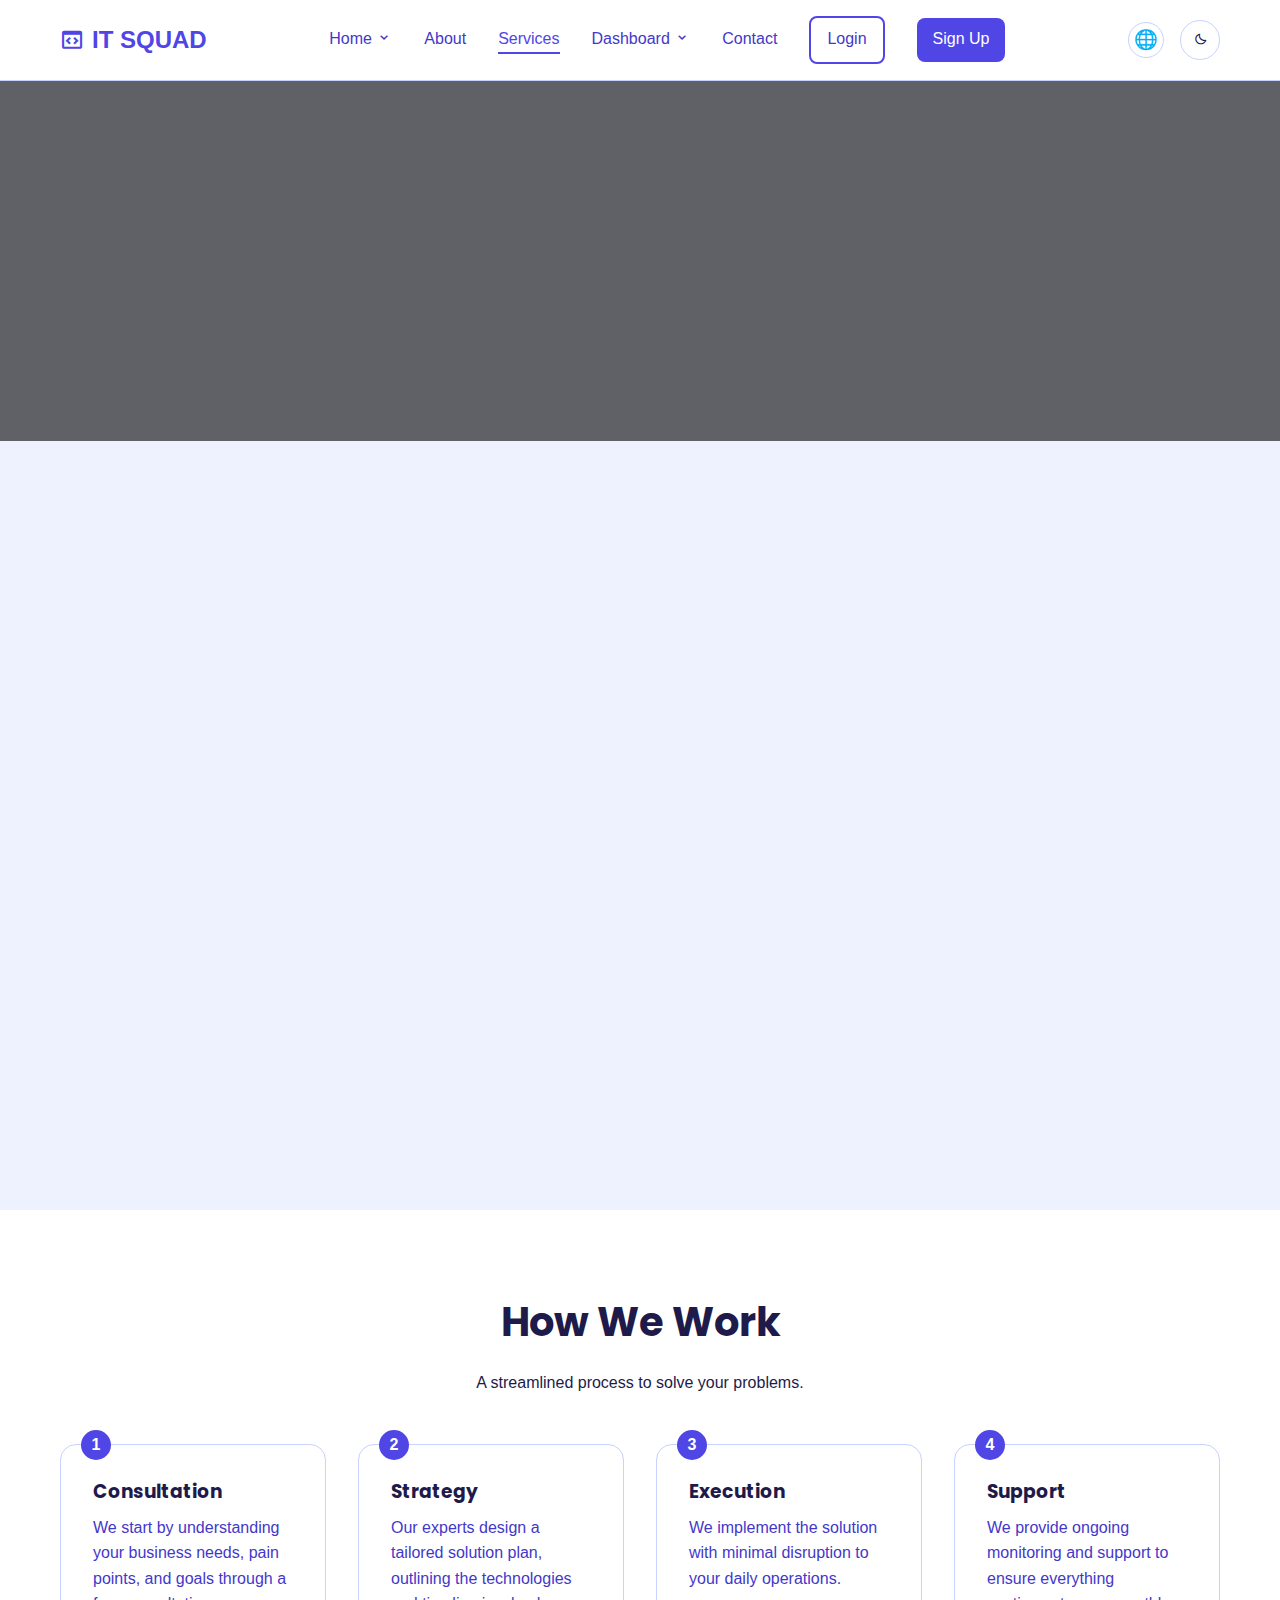
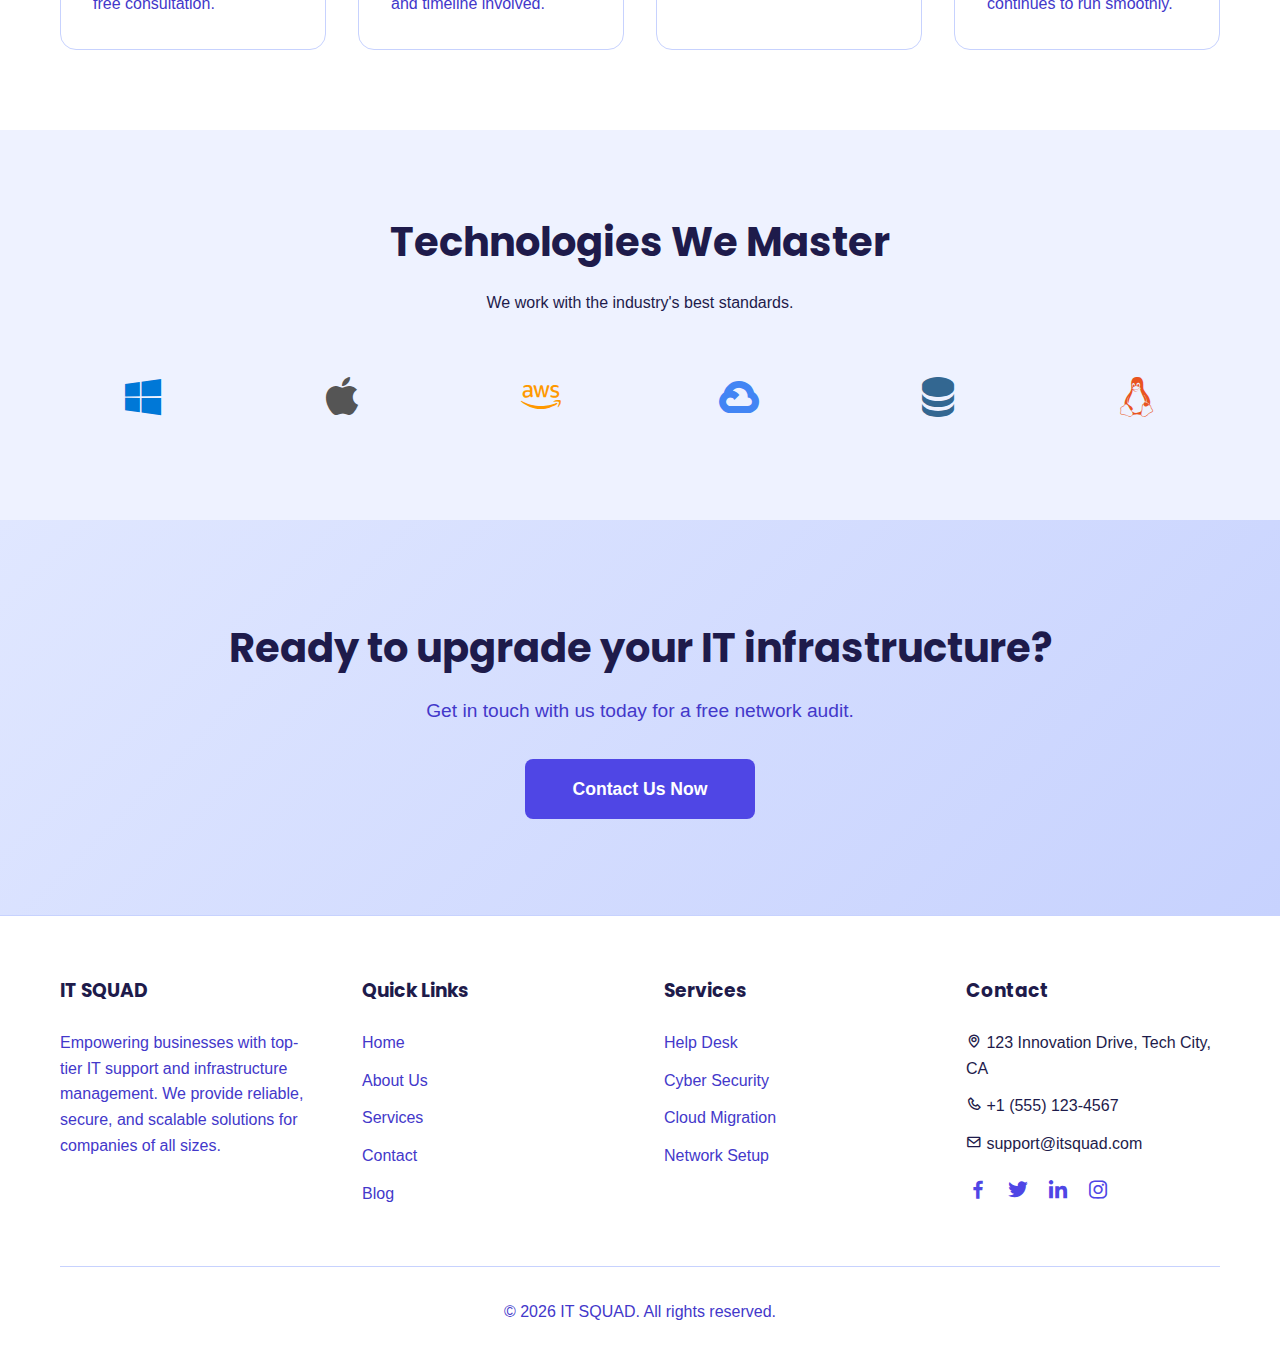
<file: services.html>
<!DOCTYPE html>
<html lang="en">

<head>
    <meta charset="UTF-8">
    <meta name="viewport" content="width=device-width, initial-scale=1.0">
    <title>Services - IT SQUAD</title>
    <link rel="stylesheet" href="style.css">
    <link href='https://unpkg.com/boxicons@2.1.4/css/boxicons.min.css' rel='stylesheet'>
    <style>
        .service-icon {
            width: 60px;
            height: 60px;
            background: var(--bg-body);
            border-radius: 12px;
            display: flex;
            align-items: center;
            justify-content: center;
            margin-bottom: 1.5rem;
            font-size: 2rem;
            color: var(--primary);
        }

        .process-step {
            position: relative;
            padding: 2rem;
            border: 1px solid var(--border);
            border-radius: 16px;
            background: var(--bg-card);
            transition: transform 0.3s;
        }

        .process-step:hover {
            transform: translateY(-5px);
            border-color: var(--primary);
        }

        .step-number {
            position: absolute;
            top: -15px;
            left: 20px;
            background: var(--primary);
            color: white;
            width: 30px;
            height: 30px;
            border-radius: 50%;
            display: flex;
            align-items: center;
            justify-content: center;
            font-weight: 700;
        }
    </style>
</head>

<body>
    <header>
        <div class="container flex justify-between items-center">
            <a href="index.html" class="logo">
                <i class='bx bx-code-block'></i> IT SQUAD
            </a>
            <nav>
                <ul class="nav-links">
                    <li class="dropdown">
                        <a href="#">Home <i class='bx bx-chevron-down'></i></a>
                        <div class="dropdown-content">
                            <a href="index.html">Home 1</a>
                            <a href="index2.html">Home 2</a>
                        </div>
                    </li>
                    <li><a href="about.html">About</a></li>
                    <li><a href="services.html" class="active">Services</a></li>

                    <li class="dropdown">
                        <a href="#">Dashboard <i class='bx bx-chevron-down'></i></a>
                        <div class="dropdown-content">
                            <a href="user-dashboard.html">User Dashboard</a>
                            <a href="admin-dashboard.html">Admin Dashboard</a>
                        </div>
                    </li>
                    <li><a href="contact.html">Contact</a></li>
                    <li><a href="login.html" class="btn btn-outline" style="padding: 8px 16px;">Login</a></li>
                    <li><a href="register.html" class="btn btn-primary" style="padding: 8px 16px; color: white;">Sign
                            Up</a></li>
                </ul>
            </nav>
            <div class="controls">
                <button id="rtl-toggle" class="btn-icon-animate" title="RTL Toggle"><i class='bx bx-globe'></i></button>
                <button id="theme-toggle" class="icon-btn"><i class='bx bx-moon'></i></button>
                <div id="menu-toggle" class="menu-toggle"><i class='bx bx-menu'></i></div>
            </div>
        </div>
    </header>

    <main>
        <section class="hero"
            style="min-height: 40vh; background: linear-gradient(rgba(0,0,0,0.6), rgba(0,0,0,0.6)), url('https://images.unsplash.com/photo-1518770660439-4636190af475?ixlib=rb-1.2.1&auto=format&fit=crop&w=1920&q=80'); background-size: cover; background-position: center;">
            <div class="container" style="text-align: center;">
                <div class="hero-content animate-fade-up" style="margin: 0 auto; color: white;">
                    <h1 style="color: white;">Our Services</h1>
                    <p style="margin: 0 auto; color: #e2e8f0;">Comprehensive IT solutions designed for your success.</p>
                </div>
            </div>
        </section>

        <section>
            <div class="container">
                <div class="grid animate-fade-up delay-200"
                    style="grid-template-columns: repeat(auto-fit, minmax(300px, 1fr)); gap: 2rem;">
                    <!-- Service 1 -->
                    <div class="card">
                        <div class="service-icon"><i class='bx bx-laptop'></i></div>
                        <h3>Hardware Support</h3>
                        <p style="color: var(--text-muted); margin: 1rem 0;">Diagnostic, repair, and maintenance for
                            desktops, laptops, and peripherals.</p>
                        <a href="#" style="color: var(--primary);">Learn more &rarr;</a>
                    </div>
                    <!-- Service 2 -->
                    <div class="card">
                        <div class="service-icon"><i class='bx bx-globe'></i></div>
                        <h3>Network Solutions</h3>
                        <p style="color: var(--text-muted); margin: 1rem 0;">Design, installation, and management of
                            secure wired and wireless networks.</p>
                        <a href="#" style="color: var(--primary);">Learn more &rarr;</a>
                    </div>
                    <!-- Service 3 -->
                    <div class="card">
                        <div class="service-icon"><i class='bx bx-cloud'></i></div>
                        <h3>Cloud Services</h3>
                        <p style="color: var(--text-muted); margin: 1rem 0;">Azure and AWS management, migration
                            assistance, and cloud security.</p>
                        <a href="#" style="color: var(--primary);">Learn more &rarr;</a>
                    </div>
                    <!-- Service 4 -->
                    <div class="card">
                        <div class="service-icon"><i class='bx bx-lock-alt'></i></div>
                        <h3>Cyber Security</h3>
                        <p style="color: var(--text-muted); margin: 1rem 0;">Penetration testing, firewall
                            configuration, and threat monitoring.</p>
                        <a href="#" style="color: var(--primary);">Learn more &rarr;</a>
                    </div>
                    <!-- Service 5 -->
                    <div class="card">
                        <div class="service-icon"><i class='bx bx-data'></i></div>
                        <h3>Data Recovery</h3>
                        <p style="color: var(--text-muted); margin: 1rem 0;">Professional recovery services for lost or
                            corrupted business data.</p>
                        <a href="#" style="color: var(--primary);">Learn more &rarr;</a>
                    </div>
                    <!-- Service 6 -->
                    <div class="card">
                        <div class="service-icon"><i class='bx bx-headphone'></i></div>
                        <h3>IT Consulting</h3>
                        <p style="color: var(--text-muted); margin: 1rem 0;">Strategic planning to align your technology
                            with your business goals.</p>
                        <a href="#" style="color: var(--primary);">Learn more &rarr;</a>
                    </div>
                </div>
            </div>
        </section>

        <!-- Our Process -->
        <section style="background-color: var(--bg-card);">
            <div class="container">
                <div class="section-title">
                    <h2>How We Work</h2>
                    <p>A streamlined process to solve your problems.</p>
                </div>
                <div class="grid" style="grid-template-columns: repeat(auto-fit, minmax(250px, 1fr)); gap: 2rem;">
                    <div class="process-step">
                        <div class="step-number">1</div>
                        <h3>Consultation</h3>
                        <p style="color: var(--text-muted); margin-top: 0.5rem;">We start by understanding your business
                            needs, pain points, and goals through a free consultation.</p>
                    </div>
                    <div class="process-step">
                        <div class="step-number">2</div>
                        <h3>Strategy</h3>
                        <p style="color: var(--text-muted); margin-top: 0.5rem;">Our experts design a tailored solution
                            plan, outlining the technologies and timeline involved.</p>
                    </div>
                    <div class="process-step">
                        <div class="step-number">3</div>
                        <h3>Execution</h3>
                        <p style="color: var(--text-muted); margin-top: 0.5rem;">We implement the solution with minimal
                            disruption to your daily operations.</p>
                    </div>
                    <div class="process-step">
                        <div class="step-number">4</div>
                        <h3>Support</h3>
                        <p style="color: var(--text-muted); margin-top: 0.5rem;">We provide ongoing monitoring and
                            support to ensure everything continues to run smoothly.</p>
                    </div>
                </div>
            </div>
        </section>

        <!-- Technologies We Support -->
        <section>
            <div class="container" style="text-align: center;">
                <div class="section-title">
                    <h2>Technologies We Master</h2>
                    <p>We work with the industry's best standards.</p>
                </div>
                <div class="grid" style="grid-template-columns: repeat(6, 1fr); gap: 2rem; align-items: center;">
                    <div style="font-size: 3rem; color: #0078D7; transition: transform 0.3s;"
                        onmouseover="this.style.transform='scale(1.2)'" onmouseout="this.style.transform='scale(1)'"><i
                            class='bx bxl-windows'></i></div>
                    <div style="font-size: 3rem; color: #555555; transition: transform 0.3s;"
                        onmouseover="this.style.transform='scale(1.2)'" onmouseout="this.style.transform='scale(1)'"><i
                            class='bx bxl-apple'></i></div>
                    <div style="font-size: 3rem; color: #FF9900; transition: transform 0.3s;"
                        onmouseover="this.style.transform='scale(1.2)'" onmouseout="this.style.transform='scale(1)'"><i
                            class='bx bxl-aws'></i></div>
                    <div style="font-size: 3rem; color: #4285F4; transition: transform 0.3s;"
                        onmouseover="this.style.transform='scale(1.2)'" onmouseout="this.style.transform='scale(1)'"><i
                            class='bx bxl-google-cloud'></i></div>
                    <div style="font-size: 3rem; color: #336791; transition: transform 0.3s;"
                        onmouseover="this.style.transform='scale(1.2)'" onmouseout="this.style.transform='scale(1)'"><i
                            class='bx bxs-data'></i></div>
                    <div style="font-size: 3rem; color: #E95420; transition: transform 0.3s;"
                        onmouseover="this.style.transform='scale(1.2)'" onmouseout="this.style.transform='scale(1)'"><i
                            class='bx bxl-tux'></i></div>
                </div>
            </div>
        </section>

        <!-- CTA -->
        <section style="background: var(--gradient-hero); padding: 6rem 0;">
            <div class="container" style="text-align: center;">
                <h2 style="margin-bottom: 1rem; font-size: 2.5rem;">Ready to upgrade your IT infrastructure?</h2>
                <p style="margin-bottom: 2rem; color: var(--text-muted); font-size: 1.2rem;">Get in touch with us today
                    for a free network audit.</p>
                <a href="contact.html" class="btn btn-primary" style="padding: 1rem 3rem; font-size: 1.1rem;">Contact Us
                    Now</a>
            </div>
        </section>
    </main>

    <footer>
        <div class="container">
            <div class="footer-grid">
                <div class="footer-col">
                    <h3>IT SQUAD</h3>
                    <p style="color: var(--text-muted);">Empowering businesses with top-tier IT support and
                        infrastructure management. We provide reliable, secure, and scalable solutions for companies of
                        all sizes.</p>
                </div>
                <div class="footer-col">
                    <h3>Quick Links</h3>
                    <ul>
                        <li><a href="index.html">Home</a></li>
                        <li><a href="about.html">About Us</a></li>
                        <li><a href="services.html">Services</a></li>
                        <li><a href="contact.html">Contact</a></li>
                        <li><a href="blog.html">Blog</a></li>
                    </ul>
                </div>
                <div class="footer-col">
                    <h3>Services</h3>
                    <ul>
                        <li><a href="service-details.html">Help Desk</a></li>
                        <li><a href="service-details.html">Cyber Security</a></li>
                        <li><a href="service-details.html">Cloud Migration</a></li>
                        <li><a href="service-details.html">Network Setup</a></li>
                    </ul>
                </div>
                <div class="footer-col">
                    <h3>Contact</h3>
                    <ul>
                        <li><i class='bx bx-map'></i> 123 Innovation Drive, Tech City, CA</li>
                        <li><i class='bx bx-phone'></i> +1 (555) 123-4567</li>
                        <li><i class='bx bx-envelope'></i> support@itsquad.com</li>
                    </ul>
                    <div style="margin-top: 1rem; display: flex; gap: 1rem;">
                        <a href="#" style="color: var(--primary); font-size: 1.5rem;"><i
                                class='bx bxl-facebook'></i></a>
                        <a href="#" style="color: var(--primary); font-size: 1.5rem;"><i class='bx bxl-twitter'></i></a>
                        <a href="#" style="color: var(--primary); font-size: 1.5rem;"><i
                                class='bx bxl-linkedin'></i></a>
                        <a href="#" style="color: var(--primary); font-size: 1.5rem;"><i
                                class='bx bxl-instagram'></i></a>
                    </div>
                </div>
            </div>
            <div class="copyright">
                <p>&copy; 2026 IT SQUAD. All rights reserved.</p>
            </div>
        </div>
    </footer>

    <script src="main.js"></script>
    <script src="rtltoggle.js"></script>
</body>

</html>
</file>
<file: style.css>
@import url('https://fonts.googleapis.com/css2?family=Outfit:wght@300;400;500;600;700&family=Poppins:wght@400;500;600;700&display=swap');

:root {
    /* Light Theme Colors */
    --primary: #4F46E5;
    --primary-hover: #4338ca;
    --secondary: #0EA5E9;
    --accent: #F43F5E;

    /* Expanded Palette */
    --success: #10B981;
    /* Emerald */
    --warning: #F59E0B;
    /* Amber */
    --info: #3B82F6;
    /* Blue */
    --purple: #8B5CF6;
    /* Violet */
    --teal: #14B8A6;
    /* Teal */

    --bg-body: #eef2ff;
    /* Indigo 50 - Bright Tint */
    --bg-card: #FFFFFF;
    --text-main: #1e1b4b;
    /* Indigo 950 - Deep Blue instead of Black */
    --text-muted: #4338ca;
    /* Indigo 700 - Bright Blue instead of Grey */
    --border: #c7d2fe;
    /* Indigo 200 - Bright Blue Border */
    --shadow: 0 4px 6px -1px rgba(79, 70, 229, 0.1), 0 2px 4px -1px rgba(79, 70, 229, 0.06);
    /* Blue shadow */
    --gradient-hero: linear-gradient(135deg, #e0e7ff 0%, #c7d2fe 100%);

    /* Fonts */
    --font-main: 'Outfit', sans-serif;
    --font-heading: 'Poppins', sans-serif;
}

[data-theme="dark"] {
    /* Dark Theme Colors */
    --primary: #6366F1;
    --primary-hover: #818cf8;
    --secondary: #38BDF8;
    --accent: #FB7185;
    --bg-body: #0f172a;
    /* Slate 900 - Keep deep dark */
    --bg-card: #1e1b4b;
    /* Indigo 950 - Deep Blue Card */
    --text-main: #e0e7ff;
    /* Indigo 100 */
    --text-muted: #818cf8;
    /* Indigo 400 - Bright Blue Text */
    --border: #312e81;
    /* Indigo 900 */
    --shadow: 0 4px 6px -1px rgba(0, 0, 0, 0.5);
    --gradient-hero: linear-gradient(135deg, #0f172a 0%, #1e1b4b 100%);
}

[data-theme="dark"] h1,
[data-theme="dark"] h2,
[data-theme="dark"] h3 {
    text-shadow: 0 0 20px rgba(99, 102, 241, 0.3);
}

* {
    margin: 0;
    padding: 0;
    box-sizing: border-box;
}

body {
    font-family: 'Inter', sans-serif;
    background-color: var(--bg-body);
    color: var(--text-main);
    transition: background-color 0.3s ease, color 0.3s ease;
    line-height: 1.6;
    overflow-x: hidden;
    /* Prevent horizontal scroll globally */
    width: 100%;
    min-height: 100vh;
    display: flex;
    flex-direction: column;
}

main {
    flex: 1;
}

h1,
h2,
h3,
h4,
h5,
h6 {
    font-family: var(--font-heading);
}

a {
    text-decoration: none;
    color: inherit;
}

ul {
    list-style: none;
}

img,
video,
iframe {
    max-width: 100%;
    height: auto;
    display: block;
}

/* Table Responsiveness */
.table-responsive {
    overflow-x: auto;
    -webkit-overflow-scrolling: touch;
    width: 100%;
    margin-bottom: 1rem;
    scrollbar-width: thin;
}

table {
    width: 100%;
    border-collapse: collapse;
}

/* Utilities */
.container {
    max-width: 1200px;
    margin: 0 auto;
    padding: 0 20px;
    width: 100%;
}

.flex {
    display: flex;
}

.flex-col {
    flex-direction: column;
}

.p-1 {
    padding: 0.5rem;
}

.p-2 {
    padding: 1rem;
}

.p-3 {
    padding: 1.5rem;
}


.grid {
    display: grid;
}

.items-center {
    align-items: center;
}

.justify-between {
    justify-content: space-between;
}

.justify-center {
    justify-content: center;
}

.gap-1 {
    gap: 1rem;
}

.gap-2 {
    gap: 2rem;
}

.gap-4 {
    gap: 4rem;
}

.btn {
    display: inline-block;
    padding: 12px 24px;
    border-radius: 8px;
    font-weight: 600;
    cursor: pointer;
    transition: all 0.3s ease;
    border: none;
}

.btn-primary {
    background-color: var(--primary);
    color: white;
}

.btn-primary:hover {
    background-color: var(--primary-hover);
    transform: translateY(-2px);
    box-shadow: 0 4px 12px rgba(79, 70, 229, 0.3);
}

.btn-outline {
    border: 2px solid var(--primary);
    color: var(--primary);
    background: transparent;
}

.btn-outline:hover,
.nav-links a.btn-outline:hover {
    background-color: var(--primary);
    color: white !important;
}

.card {
    background-color: var(--bg-card);
    border-radius: 16px;
    padding: 2rem;
    border: 1px solid var(--border);
    box-shadow: var(--shadow);
    transition: transform 0.3s ease;
    will-change: transform;
}

.card:hover {
    transform: translateY(-8px);
    box-shadow: 0 15px 30px -5px rgba(79, 70, 229, 0.3);
    border-color: var(--primary);
}

[data-theme="dark"] .card:hover {
    box-shadow: 0 15px 30px -5px rgba(99, 102, 241, 0.4);
}

.card h3 {
    transition: color 0.3s ease;
}

.card:hover h3 {
    color: var(--primary);
}

/* Icon Rotation Effect */
.btn:hover i,
.card:hover .service-icon i,
.card:hover .bx {
    transform: rotate(15deg) scale(1.15);
    transition: transform 0.3s cubic-bezier(0.34, 1.56, 0.64, 1);
}

/* Ensure smooth transition for icons */
.btn i,
.card .service-icon i,
.card .bx {
    transition: transform 0.3s ease;
    display: inline-block;
    /* Required for transform */
}

/* Header */
header {
    background-color: var(--bg-card);
    border-bottom: 1px solid var(--border);
    position: sticky;
    top: 0;
    z-index: 1000;
    padding: 1rem 0;
    flex-shrink: 0;
}

.nav-links {
    display: flex;
    gap: 2rem;
    align-items: center;
}

.nav-links a {
    font-weight: 500;
    color: var(--text-muted);
    transition: color 0.3s;
}

.nav-links a:hover,
.nav-links a.active {
    color: var(--primary);
}

/* Link Underline Effect */
.nav-links a::after {
    content: '';
    display: block;
    width: 0;
    height: 2px;
    background: var(--primary);
    transition: width 0.3s;
    margin: 0 auto;
}

.nav-links a:hover::after,
.nav-links a.active::after {
    width: 100%;
}

/* Dropdown Menu */
.dropdown {
    position: relative;
    display: inline-block;
}

.dropdown-content {
    display: none;
    position: absolute;
    background-color: var(--bg-card);
    min-width: 180px;
    box-shadow: var(--shadow);
    z-index: 1;
    border-radius: 8px;
    top: 100%;
    left: 0;
    border: 1px solid var(--border);
    padding: 0.5rem 0;
    margin-top: 0.5rem;
}

.dropdown-content a {
    color: var(--text-main);
    padding: 12px 16px;
    text-decoration: none;
    display: block;
    font-weight: 400;
}

.dropdown-content a:hover {
    background-color: var(--bg-body);
    color: var(--primary);
}

.dropdown:hover .dropdown-content,
.dropdown.active .dropdown-content {
    display: block;
    animation: fadeIn 0.2s ease-in;
}

@keyframes fadeIn {
    from {
        opacity: 0;
        transform: translateY(10px);
    }

    to {
        opacity: 1;
        transform: translateY(0);
    }
}

.logo {
    font-size: 1.5rem;
    font-weight: 700;
    color: var(--primary);
    display: flex;
    align-items: center;
    gap: 0.5rem;
}

/* Mobile Menu */
.menu-toggle {
    display: none;
    font-size: 1.5rem;
    cursor: pointer;
    color: var(--text-main);
}

/* Theme & RTL Toggles */
.controls {
    display: flex;
    gap: 1rem;
    align-items: center;
}

.icon-btn {
    background: transparent;
    border: 1px solid var(--border);
    border-radius: 50%;
    width: 40px;
    height: 40px;
    display: flex;
    align-items: center;
    justify-content: center;
    cursor: pointer;
    color: var(--text-main);
    transition: all 0.3s;
}

.icon-btn:hover {
    background-color: var(--border);
}

/* Hero Section */
.hero {
    padding: 80px 0;
    background: var(--gradient-hero);
    min-height: 80vh;
    display: flex;
    align-items: center;
}

.hero-content h1 {
    font-size: 3.5rem;
    line-height: 1.2;
    margin-bottom: 1.5rem;
    background: linear-gradient(to right, var(--primary), var(--secondary), var(--accent), var(--primary));
    background-size: 300%;
    -webkit-background-clip: text;
    background-clip: text;
    -webkit-text-fill-color: transparent;
    animation: shimmer 5s linear infinite;
}

@keyframes shimmer {
    0% {
        background-position: 0% 50%;
    }

    100% {
        background-position: 100% 50%;
    }
}

.hero-content p {
    font-size: 1.25rem;
    color: var(--text-muted);
    margin-bottom: 2rem;
    max-width: 600px;
}

/* Sections */
section {
    padding: 80px 0;
}

.section-title {
    text-align: center;
    margin-bottom: 3rem;
}

.section-title h2 {
    font-size: 2.5rem;
    margin-bottom: 1rem;
}

/* Footer */
footer {
    background-color: var(--bg-card);
    border-top: 1px solid var(--border);
    padding: 60px 0 20px;
    margin-top: auto;
}

.footer-grid {
    display: grid;
    grid-template-columns: repeat(auto-fit, minmax(200px, 1fr));
    gap: 3rem;
    margin-bottom: 3rem;
}

.footer-col h3 {
    margin-bottom: 1.5rem;
    color: var(--text-main);
}

.footer-col ul li {
    margin-bottom: 0.75rem;
}

.footer-col a {
    color: var(--text-muted);
}

.footer-col a:hover {
    color: var(--primary);
}

#sidebar-toggle {
    display: none;
}

.copyright {
    text-align: center;
    padding-top: 2rem;
    border-top: 1px solid var(--border);
    color: var(--text-muted);
}

/* RTL Support */
[dir="rtl"] {
    direction: rtl;
    text-align: right;
}

[dir="rtl"] .nav-links {
    padding-right: 0;
    padding-left: 0;
}

[dir="rtl"] .dropdown-content {
    left: auto;
    right: 0;
}

[dir="rtl"] .section-title {
    text-align: right;
}

[dir="rtl"] .phone-number {
    direction: ltr;
    unicode-bidi: embed;
}


/* Responsive */
@media (max-width: 768px) {
    .nav-links {
        display: none;
        position: absolute;
        top: 100%;
        left: 0;
        width: 100%;
        background-color: var(--bg-card);
        flex-direction: column;
        padding: 2rem;
        border-bottom: 1px solid var(--border);
        box-shadow: var(--shadow);
        z-index: 100;
    }

    #sidebar-toggle {
        display: inline-flex !important;
    }

    .nav-links.active {
        display: flex;
    }

    .menu-toggle {
        display: block;
    }

    .dropdown {
        width: 100%;
        text-align: center;
    }

    .dropdown-content {
        position: static;
        box-shadow: none;
        border: none;
        padding-left: 1rem;
        display: none;
    }

    .dropdown.active .dropdown-content {
        display: block;
    }

    .hero {
        text-align: center;
    }

    .hero .container {
        flex-direction: column-reverse;
    }

    .hero-content h1 {
        font-size: 2.2rem;
    }

    .grid {
        grid-template-columns: 1fr;
    }

    .pricing-pro {
        transform: scale(1) !important;
        /* Disable scale on mobile */
        margin: 1rem 0;
    }

    .section-title h2 {
        font-size: 2rem;
    }

    .container {
        padding: 0 16px;
    }

    /* Dashboard-specific mobile optimizations */
    .dashboard-page header .container {
        flex-wrap: wrap;
        gap: 0.5rem;
    }

    .dashboard-page nav {
        order: 3;
        width: 100%;
    }

    .dashboard-page .user-profile {
        order: 2;
        margin-left: auto;
    }

    .dashboard-page .controls {
        order: 2;
        margin-left: 0 !important;
    }

    .dashboard-page .logo {
        order: 1;
        font-size: 1.2rem;
    }
}

@media (max-width: 480px) {
    .btn {
        width: 100%;
        /* Full width buttons on small screens */
        text-align: center;
        margin-bottom: 0.5rem;
    }

    .flex.gap-1 {
        flex-direction: column;
    }
}

/* -------------------------------------------------------------------------- */
/*                               New Components                               */
/* -------------------------------------------------------------------------- */

/* Pricing Tables */
.pricing-card {
    border: 1px solid var(--border);
    border-radius: 16px;
    padding: 2rem;
    transition: all 0.3s ease;
    background: var(--bg-card);
    position: relative;
    overflow: hidden;
}

.pricing-card:hover {
    transform: translateY(-5px);
    box-shadow: 0 10px 20px rgba(0, 0, 0, 0.1);
    border-color: var(--primary);
}

.pricing-card.popular {
    border-color: var(--primary);
    background: linear-gradient(to bottom, var(--bg-card), rgba(79, 70, 229, 0.05));
}

.price-tag {
    font-size: 3rem;
    font-weight: 700;
    color: var(--text-main);
    margin: 1.5rem 0;
}

.price-period {
    font-size: 1rem;
    color: var(--text-muted);
    font-weight: 400;
}

.feature-list li {
    margin-bottom: 0.75rem;
    color: var(--text-muted);
    display: flex;
    align-items: center;
    gap: 0.5rem;
}

/* Blog Grid */
.blog-grid {
    display: grid;
    grid-template-columns: repeat(auto-fill, minmax(300px, 1fr));
    gap: 2rem;
}

.blog-card {
    border-radius: 16px;
    overflow: hidden;
    background: var(--bg-card);
    border: 1px solid var(--border);
    transition: transform 0.3s;
}

.blog-card:hover {
    transform: translateY(-5px);
}

.blog-img {
    height: 200px;
    background-color: var(--border);
    display: flex;
    align-items: center;
    justify-content: center;
    color: var(--text-muted);
    font-size: 3rem;
}

.blog-content {
    padding: 1.5rem;
}

/* FAQ Accordion */
.faq-item {
    background: var(--bg-card);
    border: 1px solid var(--border);
    border-radius: 8px;
    margin-bottom: 1rem;
    overflow: hidden;
}

.faq-question {
    padding: 1.5rem;
    font-weight: 600;
    cursor: pointer;
    display: flex;
    justify-content: space-between;
    align-items: center;
    background: var(--bg-card);
    transition: background-color 0.2s;
}

.faq-question:hover {
    background-color: var(--bg-body);
}

.faq-answer {
    padding: 0 1.5rem;
    max-height: 0;
    overflow: hidden;
    transition: max-height 0.3s ease, padding 0.3s ease;
    color: var(--text-muted);
    line-height: 1.6;
}

.faq-item.active .faq-answer {
    padding: 0 1.5rem 1.5rem;
    max-height: 500px;
    /* Arbitrary large height */
}

.faq-item.active .faq-question i {
    transform: rotate(180deg);
}

/* Badges */
.badge {
    padding: 4px 8px;
    border-radius: 4px;
    font-size: 0.75rem;
    font-weight: 700;
    text-transform: uppercase;
}

.badge-primary {
    background: rgba(79, 70, 229, 0.1);
    color: var(--primary);
}

.badge-secondary {
    background: rgba(14, 165, 233, 0.1);
    color: var(--secondary);
}

.badge-accent {
    background: rgba(244, 63, 94, 0.1);
    color: var(--accent);
}

/* Forms */
.form-group {
    margin-bottom: 1.5rem;
}

.form-label {
    display: block;
    margin-bottom: 0.5rem;
    font-weight: 500;
}

.form-control {
    width: 100%;
    padding: 12px;
    border-radius: 8px;
    border: 1px solid var(--border);
    background-color: var(--bg-body);
    color: var(--text-main);
    outline: none;
    transition: border-color 0.3s;
}

.form-control:focus {
    border-color: var(--primary);
}

/* Pagination */
.pagination {
    display: flex;
    justify-content: center;
    gap: 0.5rem;
    margin-top: 3rem;
}

.page-link {
    width: 40px;
    height: 40px;
    display: flex;
    align-items: center;
    justify-content: center;
    border-radius: 8px;
    border: 1px solid var(--border);
    color: var(--text-muted);
    transition: all 0.2s;
}

.page-link:hover,
.page-link.active {
    background-color: var(--primary);
    color: white;
    border-color: var(--primary);
}

/* -------------------------------------------------------------------------- */
/*                                 Animations                                 */
/* -------------------------------------------------------------------------- */

@keyframes fadeInUp {
    from {
        opacity: 0;
        transform: translateY(20px);
    }

    to {
        opacity: 1;
        transform: translateY(0);
    }
}

@keyframes fadeIn {
    from {
        opacity: 0;
    }

    to {
        opacity: 1;
    }
}

.animate-fade-up {
    animation: fadeInUp 0.6s ease-out forwards;
    opacity: 0;
    /* Star invisible */
}

.animate-fade-in {
    animation: fadeIn 0.8s ease-out forwards;
    opacity: 0;
}

.delay-100 {
    animation-delay: 0.1s;
}

.delay-200 {
    animation-delay: 0.2s;
}

.delay-300 {
    animation-delay: 0.3s;
}

.delay-400 {
    animation-delay: 0.4s;
}

.delay-500 {
    animation-delay: 0.5s;
}

/* -------------------------------------------------------------------------- */
/*                           Theme-Aware Utilities                            */
/* -------------------------------------------------------------------------- */

.bg-subtle-success {
    background-color: #ecfdf5;
    color: #065f46;
}

.bg-subtle-warning {
    background-color: #fffbeb;
    color: #92400e;
}

.bg-subtle-info {
    background-color: #eff6ff;
    color: #1e40af;
}

.bg-subtle-danger {
    background-color: #fff1f2;
    color: #9f1239;
}

[data-theme="dark"] .bg-subtle-success {
    background-color: rgba(16, 185, 129, 0.15);
    color: #6ee7b7;
}

[data-theme="dark"] .bg-subtle-warning {
    background-color: rgba(245, 158, 11, 0.15);
    color: #fcd34d;
}

[data-theme="dark"] .bg-subtle-info {
    background-color: rgba(59, 130, 246, 0.15);
    color: #93c5fd;
}

[data-theme="dark"] .bg-subtle-danger {
    background-color: rgba(244, 63, 94, 0.15);
    color: #fda4af;
}

/* -------------------------------------------------------------------------- */
/*                            Pricing Customization                           */
/* -------------------------------------------------------------------------- */

/* Starter Plan - Green */
.pricing-starter {
    border-top: 4px solid var(--success) !important;
}

.pricing-starter h3,
.pricing-starter .price-value,
.pricing-starter i {
    color: var(--success) !important;
}

.pricing-starter .btn-outline {
    color: var(--success);
    border-color: var(--success);
}

.pricing-starter .btn-outline:hover {
    background-color: var(--success);
    color: white;
}

/* Professional Plan - Yellow/Gold */
.pricing-pro {
    border-top: 4px solid var(--warning) !important;
    border-color: var(--warning);
    background: linear-gradient(to bottom, var(--bg-card), rgba(245, 158, 11, 0.05));
    position: relative;
}

.pricing-pro h3,
.pricing-pro .price-value,
.pricing-pro i {
    color: var(--warning) !important;
}

.pricing-pro .pop-badge {
    background: var(--warning) !important;
    color: #fff;
}

.pricing-pro .btn-primary {
    background-color: var(--warning);
}

.pricing-pro .btn-primary:hover {
    background-color: #d97706;
    /* Darker amber */
}

/* Enterprise Plan - Red */
.pricing-enterprise {
    border-top: 4px solid var(--accent) !important;
}

.pricing-enterprise h3,
.pricing-enterprise .price-value,
.pricing-enterprise i {
    color: var(--accent) !important;
}

.pricing-enterprise .btn-outline {
    color: var(--accent);
    border-color: var(--accent);
}

.pricing-enterprise .btn-outline:hover {
    background-color: var(--accent);
    color: white;
}

/* RTL Button */
.btn-icon-animate {
    width: 36px;
    height: 36px;
    border-radius: 50%;
    display: flex;
    align-items: center;
    justify-content: center;
    transition: all 0.4s cubic-bezier(0.175, 0.885, 0.32, 1.275);
    border: 1px solid var(--border);
    color: var(--text-muted);
    background: var(--bg-card);
    cursor: pointer;
    font-size: 1.2rem;
}

.btn-icon-animate:hover {
    background-color: var(--primary);
    color: white;
    transform: rotate(180deg);
    border-color: var(--primary);
    box-shadow: 0 0 15px rgba(79, 70, 229, 0.4);
}

/* Text Shine Effect */
.text-shine-hover {
    background: linear-gradient(to right, currentColor 0%, var(--primary) 50%, currentColor 100%);
    background-size: 200% auto;
    background-clip: text;
    -webkit-background-clip: text;
    -webkit-text-fill-color: transparent;
    transition: background-position 0.5s ease;
    color: var(--text-heading);
    /* Fallback */
}

.text-shine-hover:hover {
    background-position: right center;
    -webkit-text-fill-color: transparent;
}

/* Trusted By Section */
.trusted-by {
    padding: 4rem 0;
    text-align: center;
    background-color: var(--bg-card);
}

.trusted-logos {
    display: flex;
    justify-content: center;
    align-items: center;
    gap: 3rem;
    flex-wrap: wrap;
    margin-top: 2rem;
    opacity: 0.7;
}

.trusted-logos img {
    height: 40px;
    filter: grayscale(100%);
    transition: all 0.3s ease;
    cursor: pointer;
}

.trusted-logos img:hover {
    filter: grayscale(0%);
    transform: scale(1.1);
    opacity: 1;
}

/* New Visual Enhancements */
.text-xl {
    font-size: 3.5rem;
    line-height: 1.2;
}

.text-lg {
    font-size: 2.5rem;
    line-height: 1.3;
}

@media(max-width: 768px) {
    .text-xl {
        font-size: 2.5rem;
    }

    .text-lg {
        font-size: 2rem;
    }
}

.card-hover-pop {
    transition: transform 0.3s cubic-bezier(0.175, 0.885, 0.32, 1.275), box-shadow 0.3s ease;
}

.card-hover-pop:hover {
    transform: translateY(-10px) scale(1.02);
    box-shadow: 0 20px 25px -5px rgba(0, 0, 0, 0.1), 0 10px 10px -5px rgba(0, 0, 0, 0.04);
}

/* Vibrant Icon Styles */
@keyframes float-y {
    0% {
        transform: translateY(0px);
    }

    50% {
        transform: translateY(-10px);
    }

    100% {
        transform: translateY(0px);
    }
}

.vibrant-icon {
    width: 80px;
    height: 80px;
    object-fit: contain;
    filter: drop-shadow(0 10px 15px rgba(0, 0, 0, 0.1));
    margin-bottom: 1rem;
    animation: float-y 4s ease-in-out infinite;
}

.card-vibrant {
    background: linear-gradient(135deg, var(--bg-card) 0%, rgba(79, 70, 229, 0.05) 100%);
}

/* Dashboard Layout Standardization */
.dashboard-page {
    height: 100vh;
    overflow: hidden;
    display: flex;
    flex-direction: column;
}

.dashboard-container {
    display: grid;
    grid-template-columns: 1fr;
    flex: 1;
    overflow: hidden;
    /* Container itself doesn't scroll, children do */
    position: relative;
}

.dashboard-fluid-container {
    padding: 1rem;
    width: 100%;
}

.main-content {
    flex: 1;
    overflow-y: auto;
    padding: 1rem;
    display: flex;
    flex-direction: column;
    background-color: var(--bg-body);
    position: relative;
    width: 100%;
    min-height: 100%;
    /* Ensure it fills the grid cell */
}

.tab-content,
.sub-tab-content {
    width: 100%;
    position: relative;
    opacity: 0;
    animation: fadeIn 0.4s ease forwards;
}

@keyframes fadeIn {
    from {
        opacity: 0;
        transform: translateY(10px);
    }

    to {
        opacity: 1;
        transform: translateY(0);
    }
}

@media (min-width: 768px) {
    .dashboard-fluid-container {
        padding: 2rem;
    }

    .main-content {
        padding: 2rem;
    }
}

.sidebar {
    position: fixed;
    left: 0;
    top: 0;
    bottom: 0;
    width: 250px;
    z-index: 2000;
    background-color: var(--bg-card);
    transform: translateX(-100%);
    transition: transform 0.3s ease;
    box-shadow: 2px 0 10px rgba(0, 0, 0, 0.2);
    border-right: 1px solid var(--border);
    overflow-y: auto;
}

.sidebar.active {
    transform: translateX(0);
}

.sidebar-overlay {
    position: fixed;
    top: 0;
    left: 0;
    right: 0;
    bottom: 0;
    background: rgba(0, 0, 0, 0.5);
    z-index: 1999;
    display: none;
    backdrop-filter: blur(2px);
}

.sidebar-overlay.active {
    display: block;
}

.sidebar-menu {
    padding: 1.5rem 0;
    display: flex;
    flex-direction: column;
}

.sidebar-menu a {
    padding: 1rem 1.5rem;
    display: flex;
    align-items: center;
    gap: 0.75rem;
    color: var(--text-muted);
    transition: all 0.3s;
    border-left: 3px solid transparent;
}

.sidebar-menu a:hover,
.sidebar-menu a.active {
    color: var(--primary);
    background: rgba(79, 70, 229, 0.05);
    border-left-color: var(--primary);
}

.sidebar-menu a i {
    font-size: 1.25rem;
}

@media(min-width: 769px) {
    .dashboard-container {
        grid-template-columns: 250px 1fr;
    }

    .sidebar {
        position: relative;
        height: 100%;
        transform: none;
        width: 100%;
        box-shadow: none;
        overflow-y: auto;
    }

    .sidebar-overlay {
        display: none !important;
    }
}

/* --- Mobile Responsiveness Utilities --- */

/* Global Overflow Safety */
html,
body {
    overflow-x: hidden;
    width: 100%;
    position: relative;
}

/* User Profile Header Optimization */
.user-profile {
    display: flex;
    align-items: center;
    gap: 0.75rem;
}

@media (max-width: 640px) {
    .user-profile span {
        display: none !important;
        /* Hide name on mobile to save space */
    }

    .user-profile {
        margin-left: auto;
    }
}

/* Responsive Table Wrapper */
.table-responsive {
    width: 100%;
    overflow-x: auto;
    -webkit-overflow-scrolling: touch;
    margin-bottom: 1.5rem;
    border: 1px solid var(--border);
    border-radius: 12px;
}

.table-responsive table {
    margin-bottom: 0 !important;
    min-width: 700px;
    /* Ensure table doesn't squish too much */
}

/* Mobile Typography & Spacing */
@media (max-width: 576px) {
    .container {
        padding: 0 1.25rem;
    }

    .card {
        padding: 1.25rem;
    }

    .hero h1 {
        font-size: 2rem !important;
    }

    .section-title h2 {
        font-size: 1.75rem !important;
    }

    .main-content {
        padding: 1rem !important;
    }

    /* Contact page specific mobile fixes */
    .section-title {
        text-align: center !important;
        margin-bottom: 2rem;
    }

    .flex.items-center.gap-1 {
        flex-direction: row;
        align-items: flex-start;
        gap: 1rem;
    }

    .icon-btn {
        flex-shrink: 0;
        width: 40px;
        height: 40px;
    }

    .flex.gap-2 {
        gap: 1.5rem;
    }
}

/* Fix for Grid Stacking on Mobile */
@media (max-width: 768px) {
    .grid {
        grid-template-columns: 1fr !important;
        gap: 1.5rem !important;
    }
}
</file>
